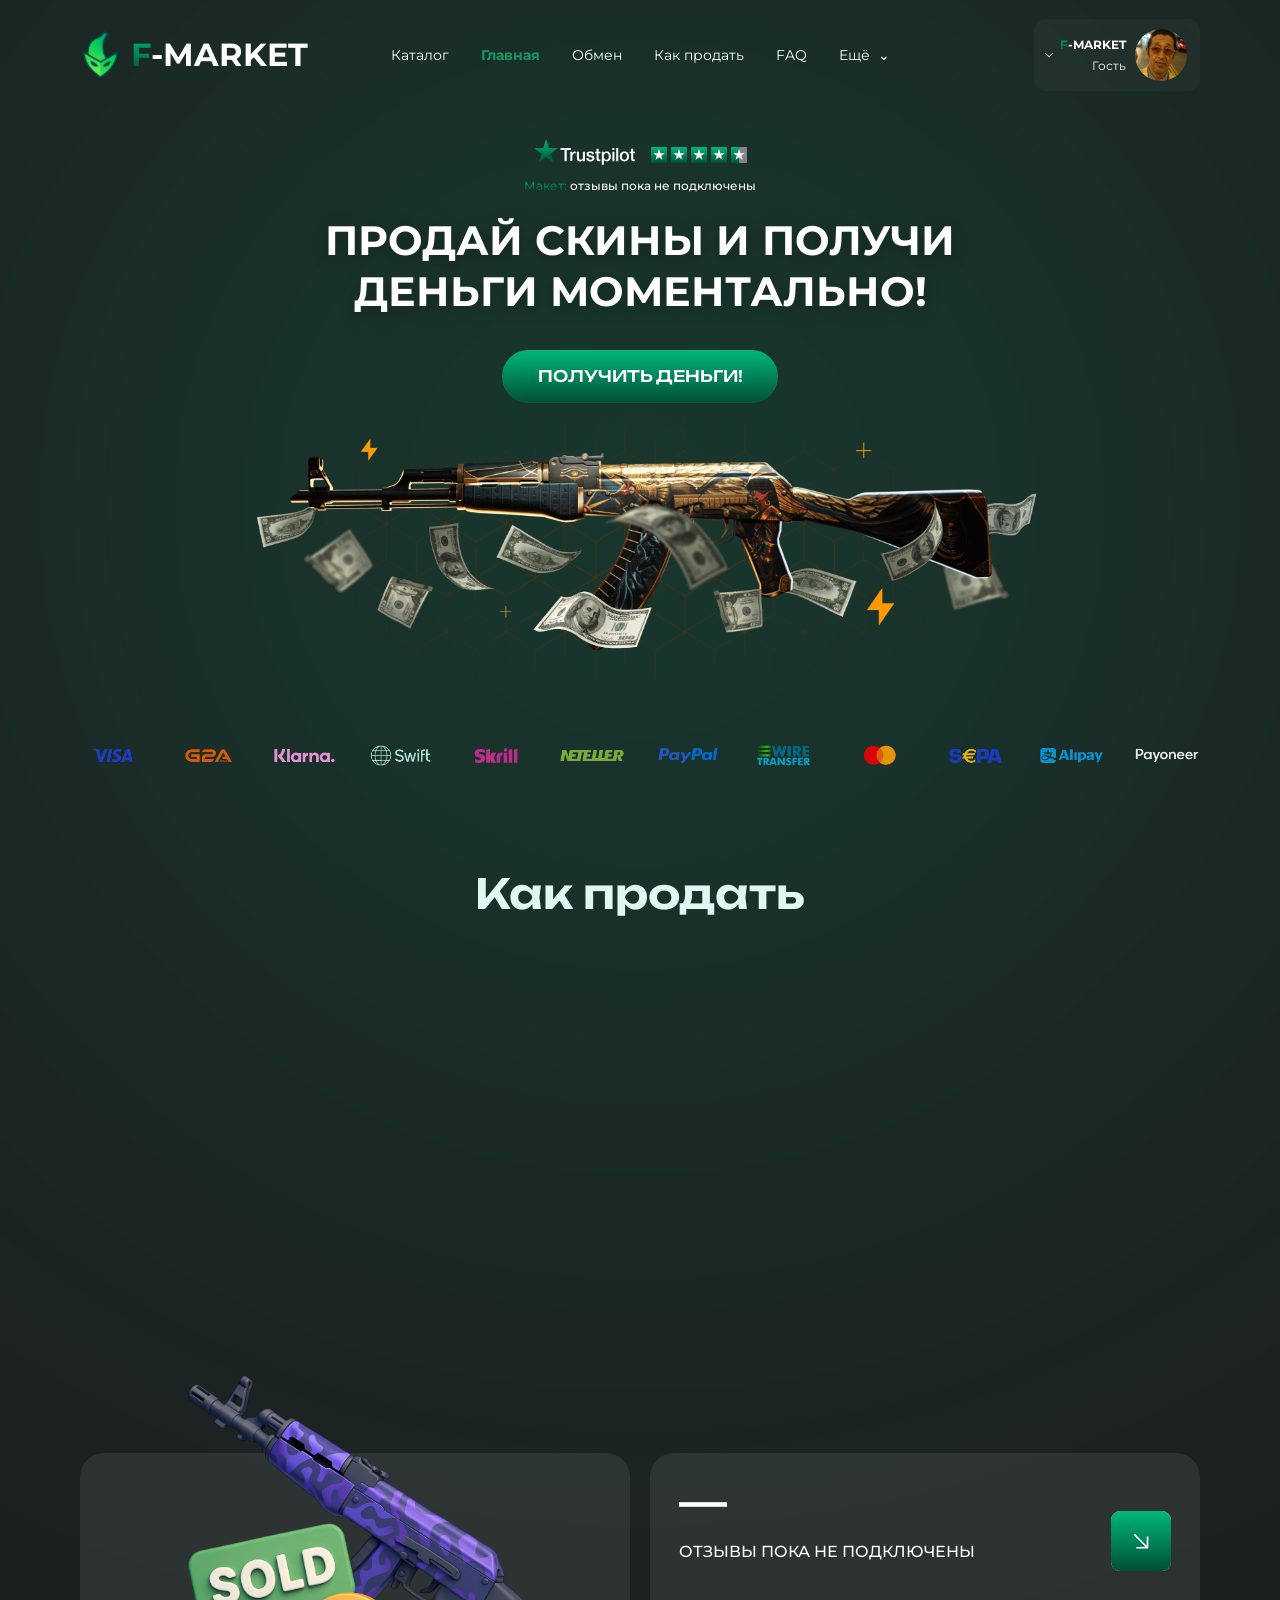
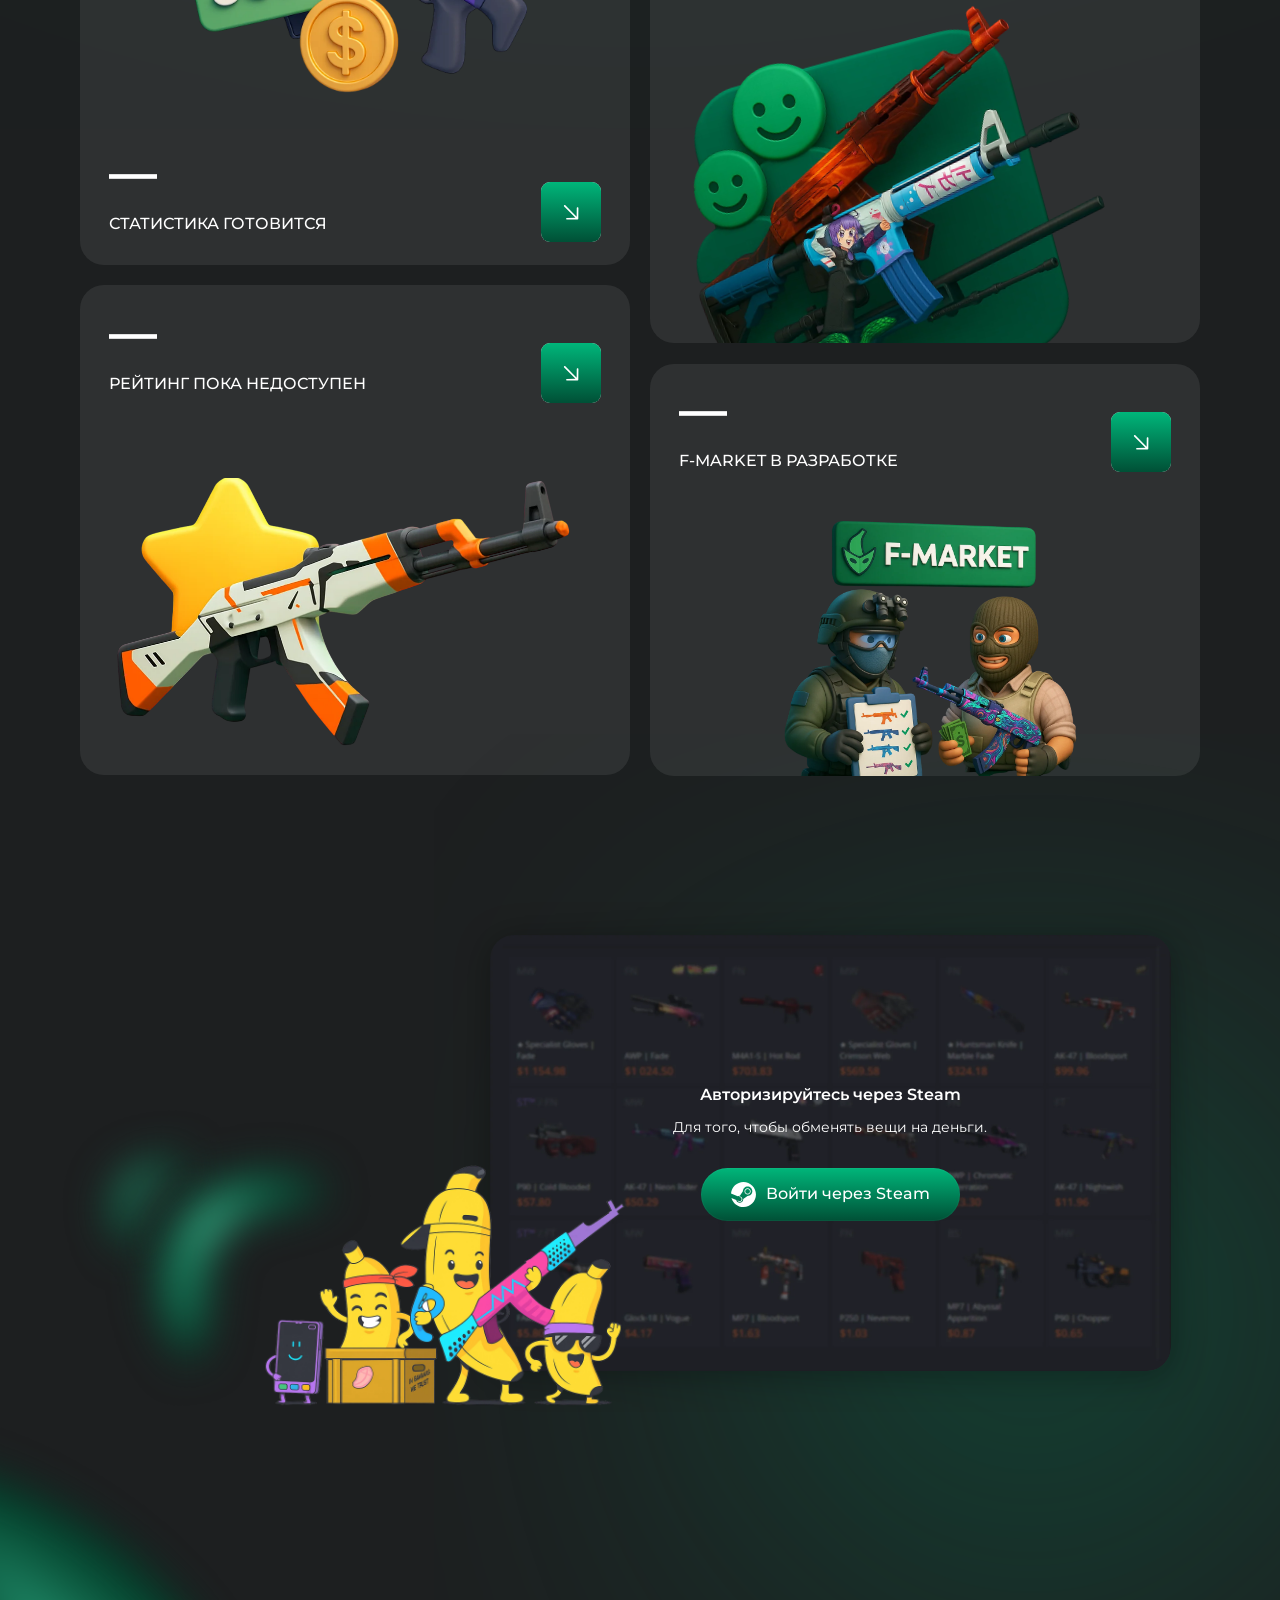
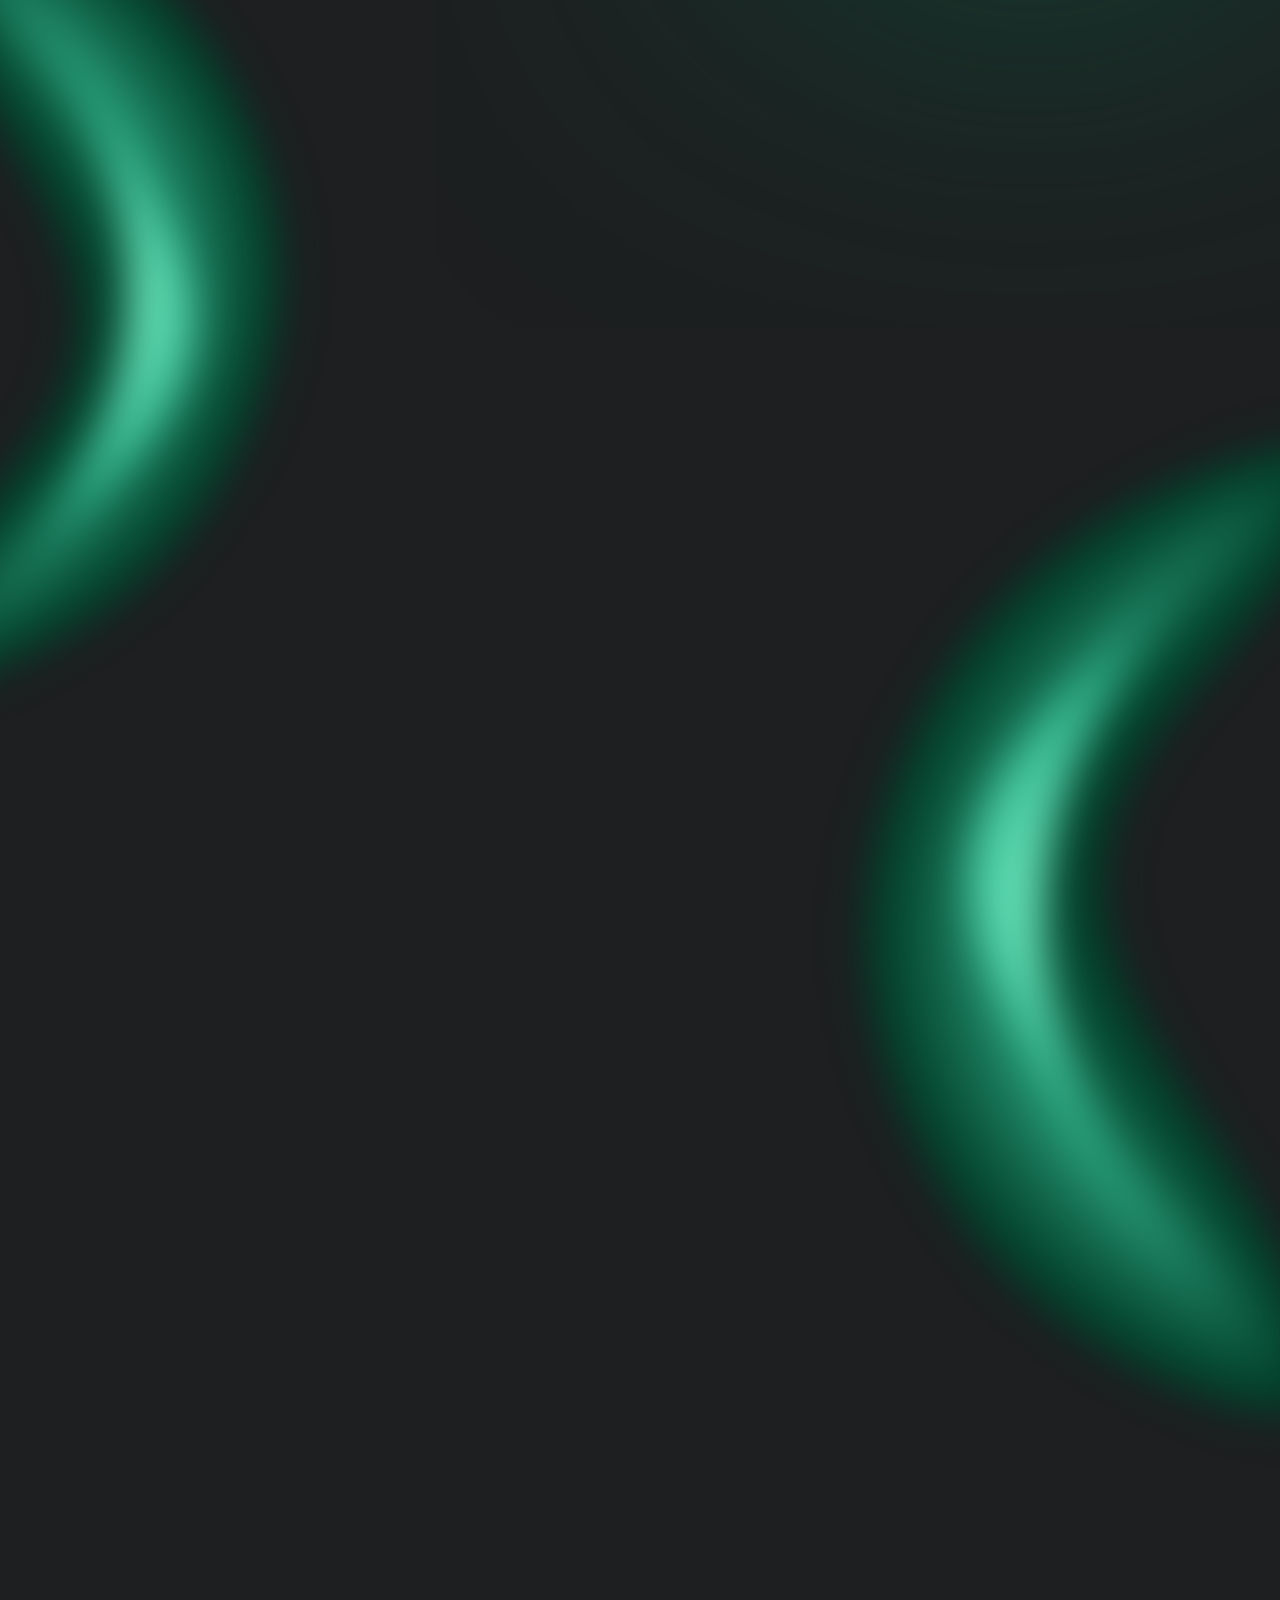
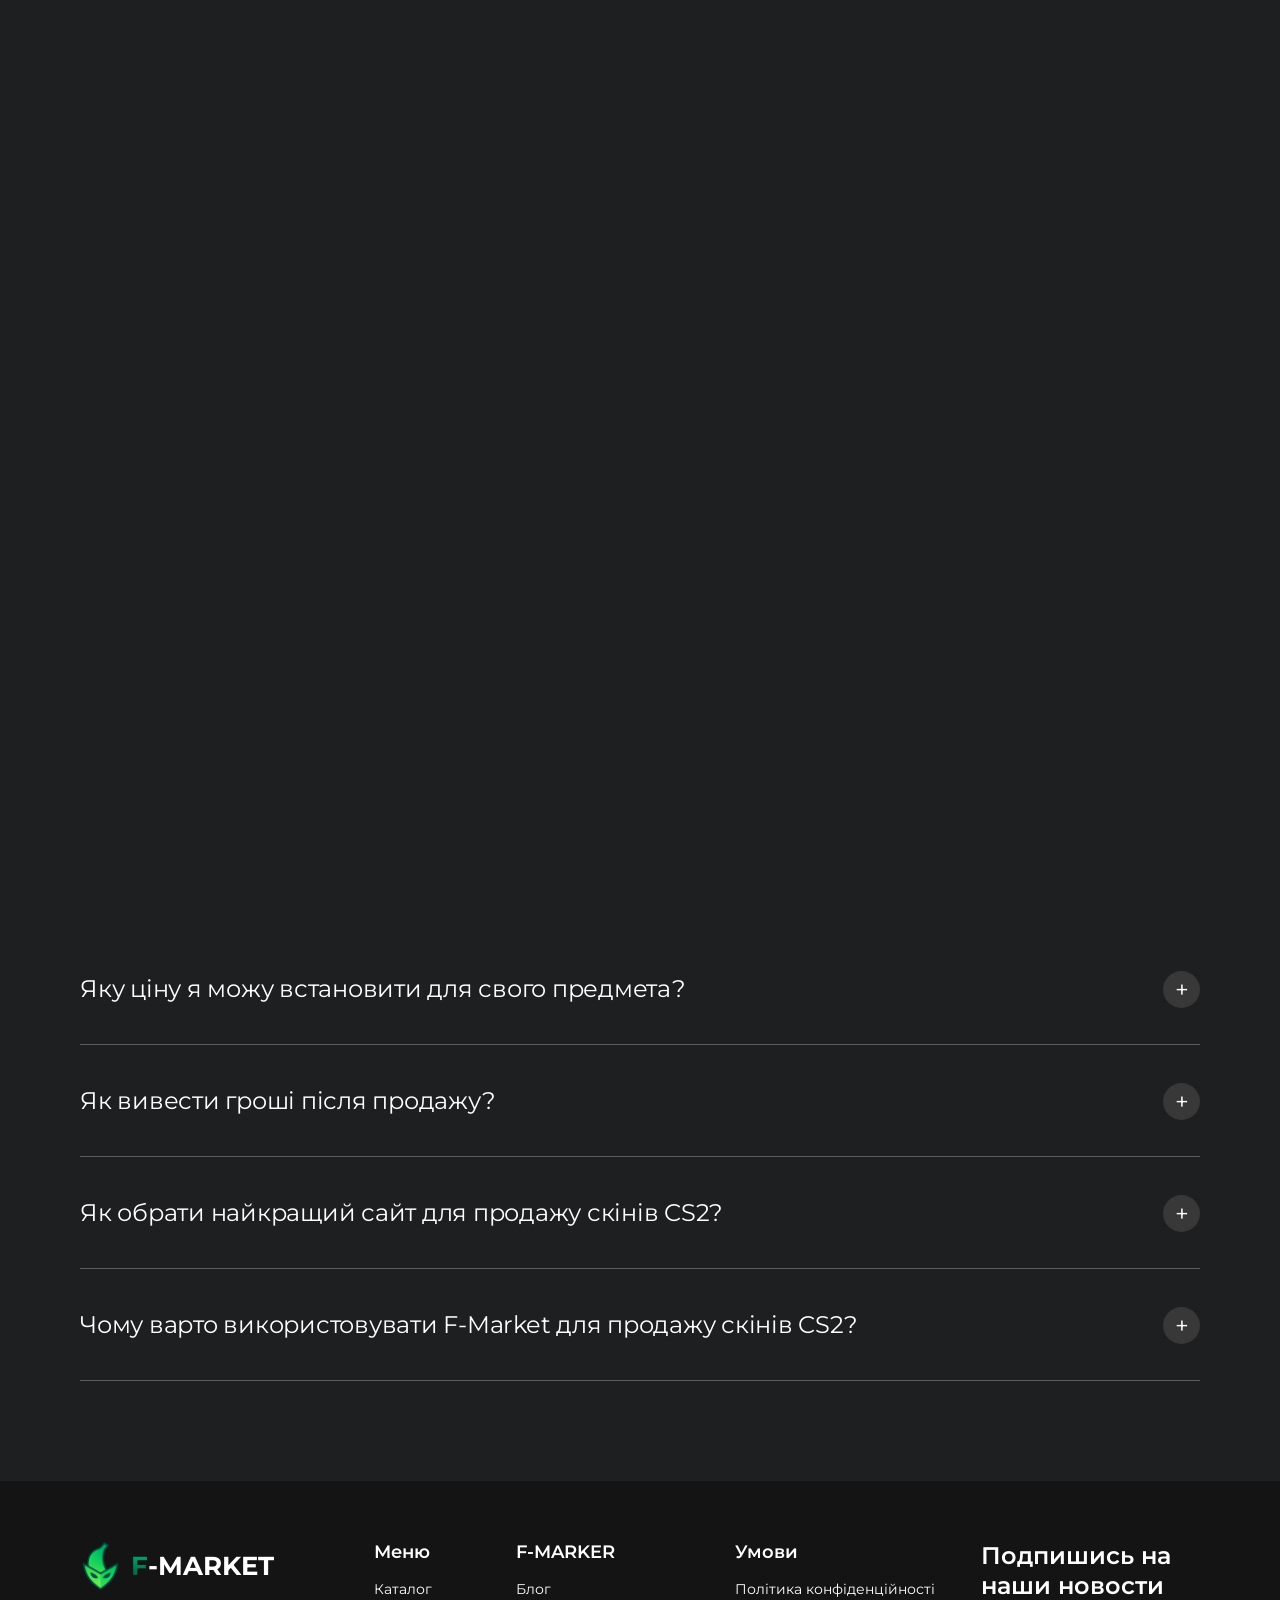
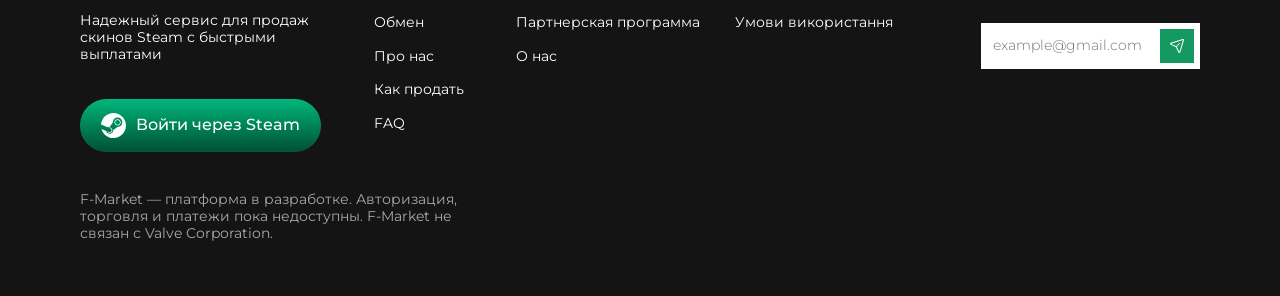
<file: index.html>
<!doctype html>
<html lang="ru">
  <head>
    <meta charset="UTF-8" />
    <meta name="viewport" content="width=device-width, initial-scale=1.0" />
    <meta name="theme-color" content="#1d1f20" />
    <meta
      name="description"
      content="F-Market — продажа игровых скинов. Узнайте, как обменять предметы Steam и получить выплату."
    />
    <title>F-Market — продажа скинов</title>
    <link rel="icon" href="./images/58825.png" />
    <link rel="stylesheet" href="./css/fonts.css" />
    <link rel="stylesheet" href="./css/main.css" />
    <link rel="stylesheet" href="./css/navigation-pages.css">
    <script src="./js/main.js" defer></script>
  </head>
  <body>
    <a class="skip-link" href="#main">Перейти к содержимому</a>
    <div class="wrapper" id="top">
      <header class="header">
        <div class="container header__inner">
          <a class="logo" href="#top" aria-label="F-Market — главная">
            <span class="logo__art">
              <img
                src="./images/58825.webp"
                class=""
                alt=""
                width="1024"
                height="1024"
              />
            </span>
            <span> <span class="green-text">F</span>-MARKET</span>
          </a>
          <nav class="nav" id="navigation" aria-label="Основная навигация">
            <div class="nav__intro"><span class="nav__eyebrow">F-MARKET / CS2</span><h2>Твои скины.<br><span>Твои возможности.</span></h2><p>Всё о продаже — в одном месте.</p></div>
            <div class="nav__links"><a href="./market.html"><span class="nav__icon" aria-hidden="true">◈</span><span>Каталог<small>Найди свой следующий скин</small></span><span class="nav__arrow" aria-hidden="true">↗</span></a><a class="nav__active" aria-current="page" href="./index.html"><span class="nav__icon" aria-hidden="true">⌂</span><span>Главная<small>Знакомство с F-Market</small></span><span class="nav__arrow" aria-hidden="true">↗</span></a><a href="./change-page.html"><span class="nav__icon" aria-hidden="true">⇄</span><span>Обмен<small>Выбор предметов и расчёт</small></span><span class="nav__arrow" aria-hidden="true">↗</span></a><a href="./index.html#how"><span class="nav__icon" aria-hidden="true">≋</span><span>Как продать<small>Четыре простых шага</small></span><span class="nav__arrow" aria-hidden="true">↗</span></a><a href="#faq"><span class="nav__icon" aria-hidden="true">?</span><span>FAQ<small>Вопросы и ответы</small></span><span class="nav__arrow" aria-hidden="true">↗</span></a><details class="nav__future"><summary>Ещё <span aria-hidden="true">⌄</span></summary><div class="nav__future-list"><button type="button" data-info="Инвентарь" data-planned-route="inventory.html"><span>Инвентарь</span><small>Скоро</small></button><button type="button" data-info="Профиль" data-planned-route="profile.html"><span>Профиль</span><small>Скоро</small></button><button type="button" data-info="Баланс" data-planned-route="wallet.html"><span>Баланс</span><small>Скоро</small></button><button type="button" data-info="История сделок" data-planned-route="orders.html"><span>История сделок</span><small>Скоро</small></button><button type="button" data-info="Поддержка" data-planned-route="support.html"><span>Поддержка</span><small>Скоро</small></button></div></details></div>
            <div class="nav__bottom"><button class="button" data-auth><img src="./images/f2a6f.svg" width="24" height="24" alt="">Войти через Steam <span aria-hidden="true">↗</span></button><p>Подключение Steam пока недоступно</p></div>
          </nav>
          <div class="nav-backdrop" aria-hidden="true"></div>
          <div class="header__actions">
            <div class="profile">
              <button
                class="profile__button"
                aria-expanded="false"
                aria-controls="profile-menu"
              >
                <img src="./images/b1a36.svg" class="profile__chevron" alt="" />
                <span class="profile__text">
                  <strong> <span class="green-text">F</span>-MARKET</strong>
                  <span>Гость</span>
                </span>
                <img
                  src="./images/27f30.webp"
                  class="profile__avatar"
                  alt="Аватар профиля"
                  width="52"
                  height="52"
                />
              </button>
              <div class="profile__menu" id="profile-menu" hidden>
                <p>Вы ещё не вошли в аккаунт</p>
                <button data-auth>Войти через Steam</button>
              </div>
            </div>
            <button
              class="menu-toggle"
              aria-expanded="false"
              aria-controls="navigation"
              aria-label="Открыть меню"
            >
              <span> </span>
              <span> </span>
            </button>
          </div>
        </div>
      </header>
      <main id="main">
        <section class="hero" id="sell" aria-labelledby="hero-title">
          <div class="hero__glow" aria-hidden="true">
            <img src="./images/7b8ba.svg" class="" alt="" />
          </div>
          <div class="container hero__inner">
            <div class="hero__copy">
              <div class="trust">
                <img src="./images/41ec1.svg" class="" alt="Trustpilot" />
                <p>
                  <span class="green-text">Макет:</span> отзывы пока не подключены
                </p>
              </div>
              <h1 id="hero-title">
                ПРОДАЙ СКИНЫ И ПОЛУЧИ<br />
                ДЕНЬГИ МОМЕНТАЛЬНО!
              </h1>
              <button class="button button--pill hero__cta" data-auth>
                ПОЛУЧИТЬ ДЕНЬГИ!
              </button>
            </div>
            <img
              src="./images/fff07.webp"
              class="hero__art"
              alt="Скин AK-47 и денежные купюры"
              width="1153"
              height="382"
              fetchpriority="high"
            />
            <div class="payments" aria-label="Платёжные системы">
              <img
                src="./images/b2bc0.webp"
                class=""
                alt=""
                width="98"
                height="38"
              />
              <img
                src="./images/6af7e.webp"
                class=""
                alt=""
                width="98"
                height="38"
              />
              <img
                src="./images/81dca.webp"
                class=""
                alt=""
                width="98"
                height="38"
              />
              <img
                src="./images/8d662.webp"
                class=""
                alt=""
                width="98"
                height="38"
              />
              <img
                src="./images/5012a.webp"
                class=""
                alt=""
                width="98"
                height="38"
              />
              <img
                src="./images/6a6a5.webp"
                class=""
                alt=""
                width="98"
                height="38"
              />
              <img
                src="./images/85631.webp"
                class=""
                alt=""
                width="98"
                height="38"
              />
              <img
                src="./images/29c9d.webp"
                class=""
                alt=""
                width="98"
                height="38"
              />
              <img
                src="./images/b1600.webp"
                class=""
                alt=""
                width="98"
                height="38"
              />
              <img
                src="./images/481b4.webp"
                class=""
                alt=""
                width="98"
                height="38"
              />
              <img
                src="./images/e748c.webp"
                class=""
                alt=""
                width="98"
                height="38"
              />
              <img
                src="./images/f6c88.webp"
                class=""
                alt=""
                width="98"
                height="38"
              />
            </div>
          </div>
        </section>
        <section class="how container" id="how" aria-labelledby="how-title">
          <h2 class="section-title reveal" id="how-title">Как продать</h2>
          <ol class="steps">
            <li class="step reveal">
              <span class="step__number">1</span>
              <div class="step__visual">
                <div class="step__crop step__crop--1">
                  <img
                    src="./images/3f33e.webp"
                    class=""
                    alt=""
                    loading="lazy"
                    width="1536"
                    height="1024"
                  />
                </div>
              </div>
              <h3>Подключи свой Steam-аккаунт</h3>
              <p>
                Авторизуйся через Steam, чтобы начать обмен скинов мгновенно и
                безопасно.
              </p>
            </li>
            <li class="step reveal">
              <span class="step__number">2</span>
              <div class="step__visual">
                <div class="step__crop step__crop--2">
                  <img
                    src="./images/87090.webp"
                    class=""
                    alt=""
                    loading="lazy"
                    width="1536"
                    height="1024"
                  />
                </div>
              </div>
              <h3>Выбери скины для продажи</h3>
              <p>
                Отметь предметы, которые хочешь обменять — система сразу
                рассчитает их реальную стоимость.
              </p>
            </li>
            <li class="step reveal">
              <span class="step__number">3</span>
              <div class="step__visual">
                <div class="step__crop step__crop--3">
                  <img
                    src="./images/a4674.webp"
                    class=""
                    alt=""
                    loading="lazy"
                    width="1536"
                    height="1024"
                  />
                </div>
              </div>
              <h3>Подтверди обмен в Steam</h3>
              <p>
                Получи уведомление о трейде и подтверди сделку прямо в своём
                инвентаре.
              </p>
            </li>
            <li class="step reveal">
              <span class="step__number">4</span>
              <div class="step__visual">
                <div class="step__crop step__crop--4">
                  <img
                    src="./images/32952.webp"
                    class=""
                    alt=""
                    loading="lazy"
                    width="1024"
                    height="1536"
                  />
                </div>
              </div>
              <h3>Получи деньги за скины</h3>
              <p>
                Деньги моментально поступают на баланс — быстро, честно и без
                скрытых комиссий.
              </p>
            </li>
          </ol>
        </section>
        <section
          class="stats container"
          id="about"
          aria-label="F-Market в цифрах"
        >
          <div class="stats__column">
            <article class="stat stat--sold reveal">
              <div class="stat__sold-image">
                <img
                  src="./images/e96b6.webp"
                  class=""
                  alt="Проданные скины"
                  loading="lazy"
                  width="1024"
                  height="1024"
                />
              </div>
              <div class="stat__copy">
                <p class="stat__value">—</p>
                <h2>СТАТИСТИКА ГОТОВИТСЯ</h2>
              </div>
              <a class="stat__arrow" href="#how" aria-label="Как продать скины">
                <img src="./images/99f70.svg" class="" alt="" />
              </a>
            </article>
            <article class="stat stat--rating reveal">
              <div class="stat__copy">
                <p class="stat__value">—</p>
                <h2>РЕЙТИНГ ПОКА НЕДОСТУПЕН</h2>
              </div>
              <a
                class="stat__arrow"
                href="#faq"
                aria-label="Подробнее о сервисе"
              >
                <img src="./images/c387a.svg" class="" alt="" />
              </a>
              <div class="stat__rating-image">
                <img
                  src="./images/f712e.webp"
                  class=""
                  alt="Скин оружия со звездой"
                  loading="lazy"
                  width="1024"
                  height="1024"
                />
              </div>
            </article>
          </div>
          <div class="stats__column">
            <article class="stat stat--reviews reveal">
              <div class="stat__copy">
                <p class="stat__value">—</p>
                <h2>ОТЗЫВЫ ПОКА НЕ ПОДКЛЮЧЕНЫ</h2>
              </div>
              <a class="stat__arrow" href="#faq" aria-label="Вопросы о сервисе">
                <img src="./images/99f70.svg" class="" alt="" />
              </a>
              <div class="stat__reviews-image">
                <div>
                  <img
                    src="./images/68822.webp"
                    class=""
                    alt="Игровые скины и отзывы"
                    loading="lazy"
                    width="1024"
                    height="1024"
                  />
                </div>
              </div>
            </article>
            <article class="stat stat--years reveal">
              <div class="stat__copy">
                <p class="stat__value">—</p>
                <h2>F-MARKET В РАЗРАБОТКЕ</h2>
              </div>
              <a
                class="stat__arrow"
                href="#register"
                aria-label="Присоединиться к F-Market"
              >
                <img src="./images/99f70.svg" class="" alt="" />
              </a>
              <img
                src="./images/843a5.webp"
                class="stat__years-image"
                alt="Персонажи F-Market"
                loading="lazy"
                width="1024"
                height="1024"
              />
            </article>
          </div>
        </section>
        <section
          class="showcase container reveal"
          aria-label="Начните продажу скинов"
        >
          <div class="showcase__glow" aria-hidden="true">
            <img src="./images/8e117.svg" class="" alt="" />
          </div>
          <div class="showcase__screen">
            <div class="showcase__screen-image">
              <img
                src="./images/f9cd5.webp"
                class=""
                alt="Предпросмотр инвентаря скинов"
                loading="lazy"
                width="3840"
                height="2842"
              />
            </div>
            <div class="showcase__login">
              <h2>Авторизируйтесь через Steam</h2>
              <p>Для того, чтобы обменять вещи на деньги.</p>
              <button class="button button--pill" data-auth>
                <img src="./images/f2a6f.svg" class="steam-icon" alt="" />
                <span>Войти через Steam</span>
              </button>
            </div>
          </div>
          <img
            src="./images/f5cbd.webp"
            class="showcase__ring showcase__ring--one"
            alt=""
            loading="lazy"
            width="1310"
            height="1310"
          />
          <img
            src="./images/f5cbd.webp"
            class="showcase__ring showcase__ring--two"
            alt=""
            loading="lazy"
            width="1310"
            height="1310"
          />
          <img
            src="./images/2981e.webp"
            class="showcase__characters"
            alt="Игровые персонажи со скинами"
            loading="lazy"
            width="1536"
            height="1024"
          />
        </section>
        <div class="features">
          <div aria-hidden="true">
            <img
              src="./images/f5cbd.webp"
              class="features__ring features__ring--left"
              alt=""
              loading="lazy"
              width="1310"
              height="1310"
            />
            <img
              src="./images/f5cbd.webp"
              class="features__ring features__ring--right"
              alt=""
              loading="lazy"
              width="1310"
              height="1310"
            />
          </div>
          <div class="container features__inner">
            <section class="feature feature--right reveal">
              <div class="feature__copy">
                <h2>Мгновенная продажа, мгновенный вывод средств</h2>
                <p>
                  Мгновенно монетизируйте свои скины с помощью различных
                  платежных систем по всему миру, круглосуточной поддержки и
                  безопасной обработки платежей.
                </p>
                <button class="button button--square" data-auth>
                  Продать скины!
                </button>
              </div>
              <div class="feature__visual feature__visual--cash">
                <img
                  src="./images/ea211.webp"
                  class=""
                  alt="Обмен скинов на деньги"
                  loading="lazy"
                  width="1024"
                  height="1024"
                />
              </div>
            </section>
            <section class="feature feature--left reveal">
              <div class="feature__visual feature__visual--fees">
                <img
                  src="./images/6413f.webp"
                  class=""
                  alt="Скины с низкой комиссией"
                  loading="lazy"
                  width="1024"
                  height="1024"
                />
              </div>
              <div class="feature__copy">
                <h2>Самые низкие комиссии на рынке</h2>
                <p>
                  F-Market предлагает одну из самых низких комиссий на рынке.
                  Получите максимум от своих предметов.
                </p>
                <button class="button button--square" data-auth>
                  Продать скины!
                </button>
              </div>
            </section>
            <section class="feature feature--right reveal">
              <div class="feature__copy">
                <h2>Лучшие цены на ваши скины</h2>
                <p>
                  Хватит задаваться вопросом, как продать предметы CS2. Пришло
                  время познакомиться с F-Market и присоединиться к самой удобной
                  и надежной платформе для продажи CS2 предметов.
                </p>
                <button class="button button--square" data-auth>
                  Продать скины!
                </button>
              </div>
              <div class="feature__visual feature__visual--prices">
                <img
                  src="./images/38881.webp"
                  class=""
                  alt="Игровой нож и деньги"
                  loading="lazy"
                  width="1024"
                  height="1024"
                />
              </div>
            </section>
          </div>
        </div>
        <section
          class="register container reveal"
          id="register"
          aria-labelledby="register-title"
        >
          <div class="register__inner">
            <div class="register__texture" aria-hidden="true">
              <img
                src="./images/33442.webp"
                class=""
                alt=""
                width="65536"
                height="4292542531"
              />
            </div>
            <div class="register__copy">
              <h2 id="register-title">
                ПРОЙДИ РЕГИСТРАЦИЮ<br />
                ЧЕРЕЗ STEAM
              </h2>
              <button class="button" data-auth>Авторизоваться</button>
            </div>
            <img
              src="./images/38881.webp"
              class="register__art"
              alt=""
              loading="lazy"
              width="1024"
              height="1024"
            />
          </div>
        </section>
        <section class="faq container" id="faq" aria-labelledby="faq-title">
          <h2 class="section-title reveal" id="faq-title">FAQ</h2>
          <div class="faq__list">
            <details class="faq__item reveal">
              <summary>
                <span lang="uk">Як швидко я зможу продати скін?</span>
                <span class="faq__icon" aria-hidden="true">
                  <img src="./images/d3c8e.svg" class="" alt="" />
                  <span>+</span>
                </span>
                <span class="faq__line" aria-hidden="true">
                  <img src="./images/d8776.svg" alt="" />
                </span>
              </summary>
              <div class="faq__answer" lang="uk">
                <p>
                  Оберіть доступні предмети, перевірте пропозицію та підтвердьте
                  обмін у Steam. Час завершення залежить від доступності
                  предметів і обмежень Steam.
                </p>
              </div>
            </details>
            <details class="faq__item reveal">
              <summary>
                <span lang="uk">Я можу продати будь-який свій скін?</span>
                <span class="faq__icon" aria-hidden="true">
                  <img src="./images/d3c8e.svg" class="" alt="" />
                  <span>+</span>
                </span>
                <span class="faq__line" aria-hidden="true">
                  <img src="./images/d8776.svg" alt="" />
                </span>
              </summary>
              <div class="faq__answer" lang="uk">
                <p>
                  Для продажу доступні предмети, які можна передавати через
                  Steam. Предмети з блокуванням обміну стануть доступними після
                  завершення обмеження.
                </p>
              </div>
            </details>
            <details class="faq__item reveal">
              <summary>
                <span lang="uk">Як мені передати скін покупцю?</span>
                <span class="faq__icon" aria-hidden="true">
                  <img src="./images/d3c8e.svg" class="" alt="" />
                  <span>+</span>
                </span>
                <span class="faq__line" aria-hidden="true">
                  <img src="./images/d8776.svg" alt="" />
                </span>
              </summary>
              <div class="faq__answer" lang="uk">
                <p>
                  Після вибору предметів ви отримаєте пропозицію обміну. Уважно
                  перевірте її в Steam і підтвердьте передачу у своєму акаунті.
                </p>
              </div>
            </details>
            <details class="faq__item reveal">
              <summary>
                <span lang="uk"
                  >Як мені перевірити, чи виставлений предмет на продаж?</span
                >
                <span class="faq__icon" aria-hidden="true">
                  <img src="./images/d3c8e.svg" class="" alt="" />
                  <span>+</span>
                </span>
                <span class="faq__line" aria-hidden="true">
                  <img src="./images/d8776.svg" alt="" />
                </span>
              </summary>
              <div class="faq__answer" lang="uk">
                <p>
                  Статус предметів і операцій можна перевірити у своєму
                  особистому кабінеті після авторизації.
                </p>
              </div>
            </details>
            <details class="faq__item reveal">
              <summary>
                <span lang="uk"
                  >Як швидко нараховуються кошти на баланс після продажу?</span
                >
                <span class="faq__icon" aria-hidden="true">
                  <img src="./images/d3c8e.svg" class="" alt="" />
                  <span>+</span>
                </span>
                <span class="faq__line" aria-hidden="true">
                  <img src="./images/d8776.svg" alt="" />
                </span>
              </summary>
              <div class="faq__answer" lang="uk">
                <p>
                  Термін зарахування залежить від статусу обміну та обмежень
                  Steam. Перевірте умови й очікувану дату перед підтвердженням
                  операції.
                </p>
              </div>
            </details>
            <details class="faq__item reveal">
              <summary>
                <span lang="uk"
                  >Яку ціну я можу встановити для свого предмета?</span
                >
                <span class="faq__icon" aria-hidden="true">
                  <img src="./images/d3c8e.svg" class="" alt="" />
                  <span>+</span>
                </span>
                <span class="faq__line" aria-hidden="true">
                  <img src="./images/d8776.svg" alt="" />
                </span>
              </summary>
              <div class="faq__answer" lang="uk">
                <p>
                  Перед підтвердженням продажу ви побачите актуальну оцінку
                  предмета та підсумкову суму пропозиції.
                </p>
              </div>
            </details>
            <details class="faq__item reveal">
              <summary>
                <span lang="uk">Як вивести гроші після продажу?</span>
                <span class="faq__icon" aria-hidden="true">
                  <img src="./images/d3c8e.svg" class="" alt="" />
                  <span>+</span>
                </span>
                <span class="faq__line" aria-hidden="true">
                  <img src="./images/d8776.svg" alt="" />
                </span>
              </summary>
              <div class="faq__answer" lang="uk">
                <p>
                  Оберіть доступний платіжний метод, заповніть реквізити й
                  перевірте підсумкову суму перед підтвердженням виплати.
                </p>
              </div>
            </details>
            <details class="faq__item reveal">
              <summary>
                <span lang="uk"
                  >Як обрати найкращий сайт для продажу скінів CS2?</span
                >
                <span class="faq__icon" aria-hidden="true">
                  <img src="./images/d3c8e.svg" class="" alt="" />
                  <span>+</span>
                </span>
                <span class="faq__line" aria-hidden="true">
                  <img src="./images/d8776.svg" alt="" />
                </span>
              </summary>
              <div class="faq__answer" lang="uk">
                <p>
                  Порівнюйте прозорість умов, доступні методи виплат, комісії,
                  підтримку та відгуки користувачів.
                </p>
              </div>
            </details>
            <details class="faq__item reveal">
              <summary>
                <span lang="uk"
                  >Чому варто використовувати F-Market для продажу скінів
                  CS2?</span
                >
                <span class="faq__icon" aria-hidden="true">
                  <img src="./images/d3c8e.svg" class="" alt="" />
                  <span>+</span>
                </span>
                <span class="faq__line" aria-hidden="true">
                  <img src="./images/d8776.svg" alt="" />
                </span>
              </summary>
              <div class="faq__answer" lang="uk">
                <p>
                  Порівняйте пропозиції сервісів, умови обміну й підсумкову суму
                  виплати, щоб обрати відповідний для себе варіант.
                </p>
              </div>
            </details>
          </div>
        </section>
      </main>
      <footer class="footer">
        <div class="container">
          <div class="footer__grid">
            <div class="footer__brand">
              <a class="logo" href="#top" aria-label="F-Market — главная">
                <span class="logo__art">
                  <img
                    src="./images/58825.webp"
                    class=""
                    alt=""
                    width="1024"
                    height="1024"
                  />
                </span>
                <span> <span class="green-text">F</span>-MARKET</span>
              </a>
              <p>
                Надежный сервис для продаж скинов Steam с быстрыми выплатами
              </p>
              <button class="button button--pill" data-auth>
                <img src="./images/f2a6f.svg" class="steam-icon" alt="" />
                <span>Войти через Steam</span>
              </button>
            </div>
            <div class="footer__links">
              <h2>Меню</h2>
              <a href="./market.html">Каталог</a>
              <a href="./change-page.html">Обмен</a>
              <a href="#about">Про нас</a>
              <a href="#how">Как продать</a>
              <a href="#faq">FAQ</a>
            </div>
            <div class="footer__links">
              <h2>F-MARKER</h2>
              <button data-info="Блог">Блог</button>
              <button data-info="Партнерская программа">
                Партнерская программа
              </button>
              <a href="#about">О нас</a>
            </div>
            <div class="footer__links">
              <h2>Умови</h2>
              <button data-info="Політика конфіденційності" lang="uk">
                Політика конфіденційності
              </button>
              <button data-info="Умови використання" lang="uk">
                Умови використання
              </button>
            </div>
            <div class="newsletter">
              <h2>Подпишись на наши новости</h2>
              <form class="newsletter__form">
                <label class="sr-only" for="newsletter-email">Ваш email</label>
                <input
                  id="newsletter-email"
                  type="email"
                  name="email"
                  placeholder="example@gmail.com"
                  autocomplete="email"
                  required
                />
                <button aria-label="Подписаться">
                  <img src="./images/929ec.svg" class="" alt="" />
                </button>
              </form>
              <p class="newsletter__status" role="status"></p>
            </div>
          </div>
          <p class="footer__legal">
            F-Market — платформа в разработке. Авторизация, торговля и платежи пока недоступны. F-Market не связан с Valve Corporation.
          </p>
        </div>
      </footer>
    </div>
    <dialog class="dialog" id="info-dialog" aria-labelledby="dialog-title">
      <button class="dialog__close" aria-label="Закрыть">×</button>
      <h2 id="dialog-title"></h2>
      <p id="dialog-description"></p>
      <button class="button dialog__ok">Понятно</button>
    </dialog>
  </body>
</html>
</file>
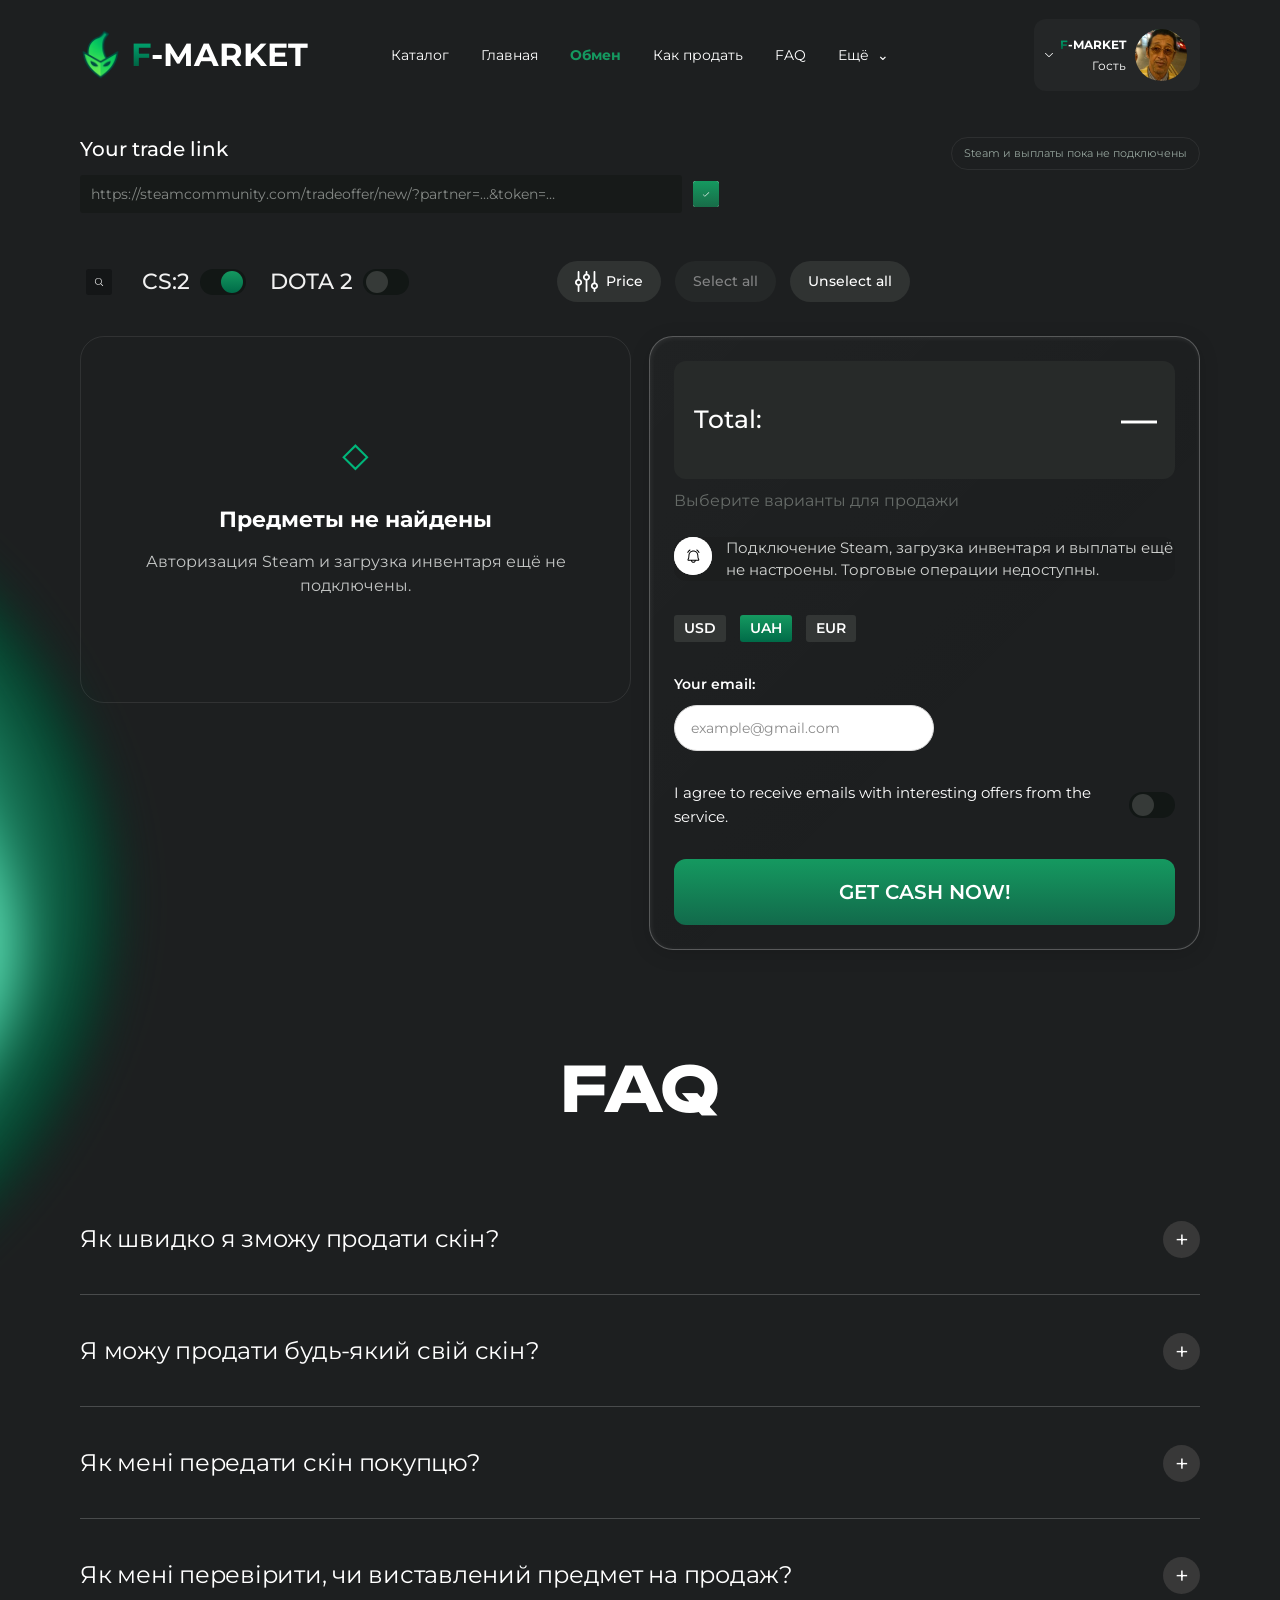
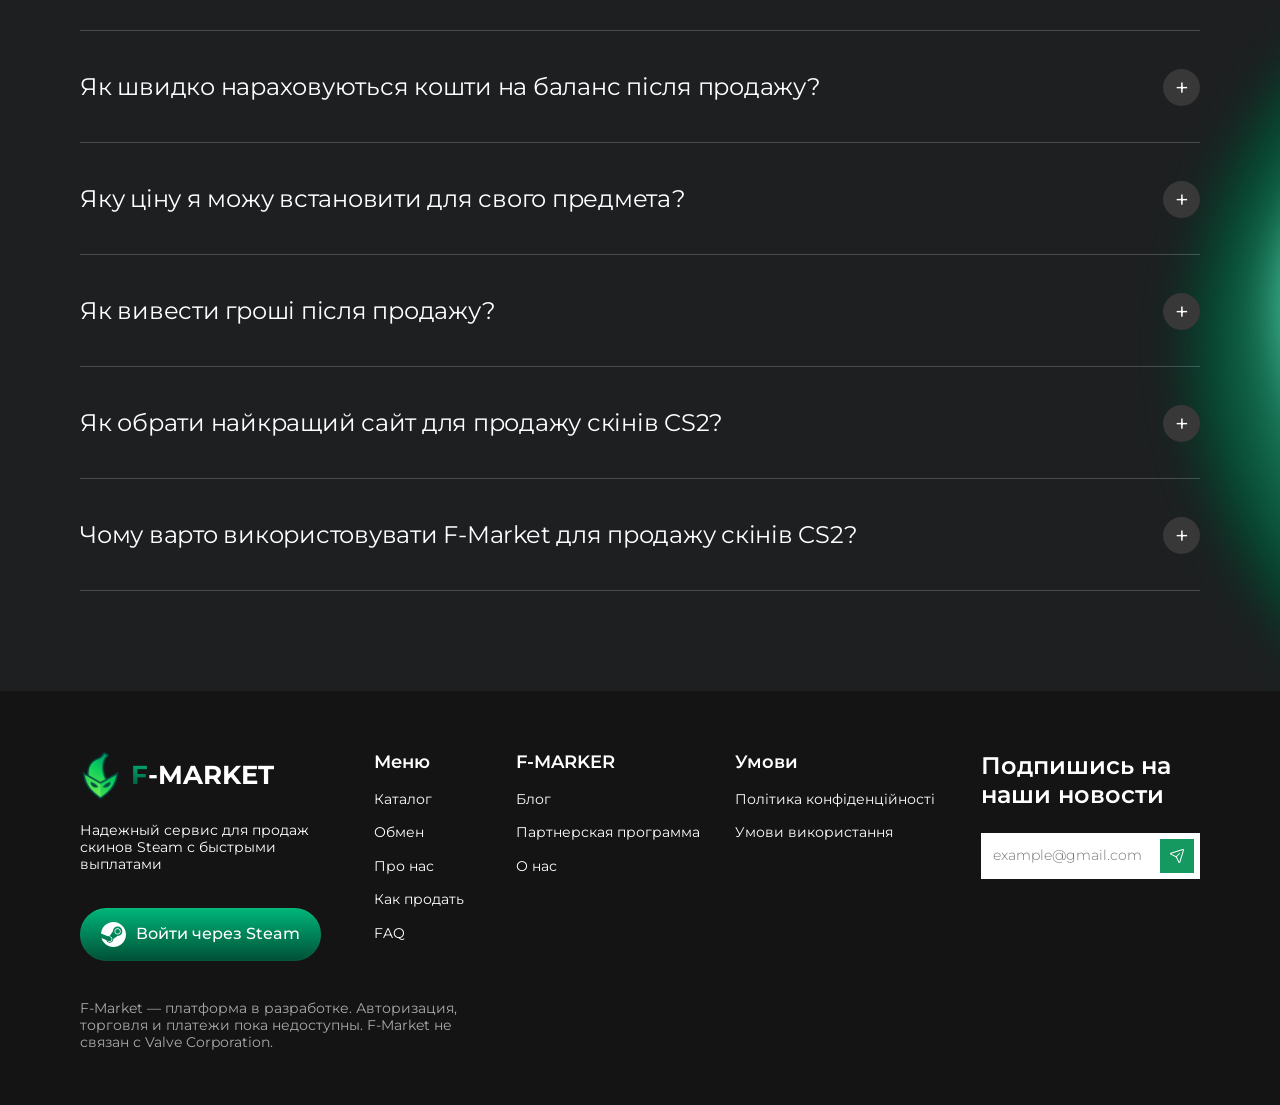
<file: change-page.html>
<!doctype html>
<html lang="ru">
  <head>
    <meta charset="UTF-8" />
    <meta name="viewport" content="width=device-width, initial-scale=1.0" />
    <meta name="theme-color" content="#1d1f20" />
    <meta
      name="description"
      content="F-Market — продажа игровых скинов. Узнайте, как обменять предметы Steam и получить выплату."
    />
    <title>F-Market — обмен скинов</title>
    <link rel="icon" href="./images/58825.png" />
    <link rel="stylesheet" href="./css/fonts.css" />
    <link rel="stylesheet" href="./css/main.css" />
    <link rel="stylesheet" href="./css/navigation-pages.css">
    <link rel="stylesheet" href="./css/change-page.css">
    <script src="./js/main.js" defer></script>
    <script src="./js/change-preview.js" defer></script>
    <script src="./js/change-page.js" defer></script>
  </head>
  <body class="exchange-page" data-menu-breakpoint="440">
    <a class="skip-link" href="#main">Перейти к содержимому</a>
    <div class="wrapper" id="top">
      <header class="header">
        <div class="container header__inner">
          <a class="logo" href="./index.html" aria-label="F-Market — главная">
            <span class="logo__art">
              <img
                src="./images/58825.webp"
                class=""
                alt=""
                width="1024"
                height="1024"
              />
            </span>
            <span> <span class="green-text">F</span>-MARKET</span>
          </a>
          <nav class="nav" id="navigation" aria-label="Основная навигация">
            <div class="nav__intro"><span class="nav__eyebrow">F-MARKET / CS2</span><h2>Твои скины.<br><span>Твои возможности.</span></h2><p>Всё о продаже — в одном месте.</p></div>
            <div class="nav__links"><a href="./market.html"><span class="nav__icon" aria-hidden="true">◈</span><span>Каталог<small>Найди свой следующий скин</small></span><span class="nav__arrow" aria-hidden="true">↗</span></a><a href="./index.html"><span class="nav__icon" aria-hidden="true">⌂</span><span>Главная<small>Знакомство с F-Market</small></span><span class="nav__arrow" aria-hidden="true">↗</span></a><a class="nav__active" aria-current="page" href="./change-page.html"><span class="nav__icon" aria-hidden="true">⇄</span><span>Обмен<small>Выбор предметов и расчёт</small></span><span class="nav__arrow" aria-hidden="true">↗</span></a><a href="./index.html#how"><span class="nav__icon" aria-hidden="true">≋</span><span>Как продать<small>Четыре простых шага</small></span><span class="nav__arrow" aria-hidden="true">↗</span></a><a href="#faq"><span class="nav__icon" aria-hidden="true">?</span><span>FAQ<small>Вопросы и ответы</small></span><span class="nav__arrow" aria-hidden="true">↗</span></a><details class="nav__future"><summary>Ещё <span aria-hidden="true">⌄</span></summary><div class="nav__future-list"><button type="button" data-info="Инвентарь" data-planned-route="inventory.html"><span>Инвентарь</span><small>Скоро</small></button><button type="button" data-info="Профиль" data-planned-route="profile.html"><span>Профиль</span><small>Скоро</small></button><button type="button" data-info="Баланс" data-planned-route="wallet.html"><span>Баланс</span><small>Скоро</small></button><button type="button" data-info="История сделок" data-planned-route="orders.html"><span>История сделок</span><small>Скоро</small></button><button type="button" data-info="Поддержка" data-planned-route="support.html"><span>Поддержка</span><small>Скоро</small></button></div></details></div>
            <div class="nav__bottom"><button class="button" data-auth><img src="./images/f2a6f.svg" width="24" height="24" alt="">Войти через Steam <span aria-hidden="true">↗</span></button><p>Подключение Steam пока недоступно</p></div>
          </nav>
          <div class="nav-backdrop" aria-hidden="true"></div>
          <div class="header__actions">
            <div class="profile">
              <button
                class="profile__button"
                aria-expanded="false"
                aria-controls="profile-menu"
              >
                <img src="./images/b1a36.svg" class="profile__chevron" alt="" />
                <span class="profile__text">
                  <strong> <span class="green-text">F</span>-MARKET</strong>
                  <span>Гость</span>
                </span>
                <img
                  src="./images/27f30.webp"
                  class="profile__avatar"
                  alt="Аватар профиля"
                  width="52"
                  height="52"
                />
              </button>
              <div class="profile__menu" id="profile-menu" hidden>
                <p>Вы ещё не вошли в аккаунт</p>
                <button data-auth>Войти через Steam</button>
              </div>
            </div>
            <button
              class="menu-toggle"
              aria-expanded="false"
              aria-controls="navigation"
              aria-label="Открыть меню"
            >
              <span> </span>
              <span> </span>
            </button>
          </div>
        </div>
      </header>
      <main id="main">
        <section class="exchange container" aria-labelledby="exchange-title">
          <h1 class="sr-only" id="exchange-title">Обмен и продажа скинов</h1>
          <div class="exchange__top">
            <form class="trade-link" novalidate>
              <label for="trade-url">Your trade link</label>
              <div class="trade-link__field">
                <input id="trade-url" name="trade-url" type="url" placeholder="https://steamcommunity.com/tradeoffer/new/?partner=…&amp;token=…" autocomplete="off" spellcheck="false" aria-describedby="trade-url-status" required>
                <button type="submit" aria-label="Проверить Trade URL"><img src="./images/exchange/8ba7e.svg" width="37" height="37" alt="" aria-hidden="true"></button>
              </div>
              <p id="trade-url-status" class="field-status" role="status"></p>
            </form>
            <p class="exchange__preview" id="preview-label">Предпросмотр · данные из макета</p>
          </div>
          <div class="exchange__toolbar">
            <div class="exchange__games" role="group" aria-label="Игра">
              <button class="search-toggle" type="button" aria-label="Поиск предметов" aria-controls="inventory-search" aria-expanded="false"><img src="./images/exchange/6e697.svg" width="38" height="38" alt="" aria-hidden="true"></button>
              <button class="game-switch" data-game="cs2" type="button" aria-pressed="true">CS:2 <span class="switch-track" aria-hidden="true"></span></button>
              <button class="game-switch" data-game="dota2" type="button" aria-pressed="false">DOTA 2 <span class="switch-track" aria-hidden="true"></span></button>
            </div>
            <div class="exchange__actions">
              <button class="filter-button" id="sort-price" type="button" aria-label="Цена: по возрастанию"><img src="./images/exchange/4e868.svg" width="23" height="21" alt="" aria-hidden="true"><span>Price</span></button>
              <button class="filter-button" id="select-all" type="button">Select all</button>
              <button class="filter-button" id="unselect-all" type="button">Unselect all</button>
            </div>
          </div>
          <div class="inventory-search" id="inventory-search" hidden>
            <label class="sr-only" for="skin-search">Название предмета</label>
            <input id="skin-search" type="search" placeholder="Поиск по названию скина…" autocomplete="off">
            <span id="search-count" role="status"></span>
          </div>
          <div class="exchange__layout">
            <div class="inventory" aria-label="Инвентарь">
              <div class="inventory__grid" id="inventory-grid"></div>
              <div class="inventory__empty" id="inventory-empty" hidden><span aria-hidden="true">◇</span><h2>Предметы не найдены</h2><p id="inventory-message"></p><button class="button" type="button" id="reset-filters">Сбросить фильтры</button></div>
              <noscript><p class="inventory__noscript">Для выбора предметов включите JavaScript. Обмены пока не подключены.</p></noscript>
            </div>
            <form class="payout" id="payout-form" aria-label="Расчёт выплаты" novalidate>
              <div class="payout__total"><span>Total:</span><output id="total-amount" aria-live="polite">—</output></div>
              <p class="payout__caption">Выберите варианты для продажи</p>
              <div class="payout__notice"><span class="payout__notice-icon" aria-hidden="true"><img src="./images/exchange/99b20.svg" width="38" height="38" alt="" aria-hidden="true"></span><p>Это предпросмотр обмена. Предметы и суммы взяты из макета. Реальные обмены и выплаты пока недоступны.</p></div>
              <fieldset class="payout__methods"><legend class="sr-only">Способ выплаты — варианты из макета</legend><label class="payment-method"><input type="radio" name="payment" value="design-1" aria-label="Вариант из макета 1" ><span class="payment-method__tile"><img src="./images/exchange/dc2da.png" width="100" height="60" alt="Skins Cash — образец из макета"></span></label>
<label class="payment-method"><input type="radio" name="payment" value="design-2" aria-label="Вариант из макета 2" ><span class="payment-method__tile"><img src="./images/exchange/dc2da.png" width="100" height="60" alt="Skins Cash — образец из макета"></span></label>
<label class="payment-method"><input type="radio" name="payment" value="design-3" aria-label="Вариант из макета 3" ><span class="payment-method__tile"><img src="./images/exchange/dc2da.png" width="100" height="60" alt="Skins Cash — образец из макета"></span></label>
<label class="payment-method"><input type="radio" name="payment" value="design-4" aria-label="Вариант из макета 4" ><span class="payment-method__tile"><img src="./images/exchange/dc2da.png" width="100" height="60" alt="Skins Cash — образец из макета"></span></label>
<label class="payment-method"><input type="radio" name="payment" value="design-5" aria-label="Вариант из макета 5" ><span class="payment-method__tile"><img src="./images/exchange/dc2da.png" width="100" height="60" alt="Skins Cash — образец из макета"></span></label>
<label class="payment-method"><input type="radio" name="payment" value="design-6" aria-label="Вариант из макета 6" checked><span class="payment-method__tile"><img src="./images/exchange/dc2da.png" width="100" height="60" alt="Skins Cash — образец из макета"></span></label>
<label class="payment-method"><input type="radio" name="payment" value="design-7" aria-label="Вариант из макета 7" ><span class="payment-method__tile"><img src="./images/exchange/dc2da.png" width="100" height="60" alt="Skins Cash — образец из макета"></span></label>
<label class="payment-method"><input type="radio" name="payment" value="design-8" aria-label="Вариант из макета 8" ><span class="payment-method__tile"><img src="./images/exchange/dc2da.png" width="100" height="60" alt="Skins Cash — образец из макета"></span></label>
<label class="payment-method"><input type="radio" name="payment" value="design-9" aria-label="Вариант из макета 9" ><span class="payment-method__tile"><img src="./images/exchange/dc2da.png" width="100" height="60" alt="Skins Cash — образец из макета"></span></label>
<label class="payment-method"><input type="radio" name="payment" value="design-10" aria-label="Вариант из макета 10" ><span class="payment-method__tile"><img src="./images/exchange/dc2da.png" width="100" height="60" alt="Skins Cash — образец из макета"></span></label>
<label class="payment-method"><input type="radio" name="payment" value="design-11" aria-label="Вариант из макета 11" ><span class="payment-method__tile"><img src="./images/exchange/dc2da.png" width="100" height="60" alt="Skins Cash — образец из макета"></span></label>
<label class="payment-method"><input type="radio" name="payment" value="design-12" aria-label="Вариант из макета 12" ><span class="payment-method__tile"><img src="./images/exchange/dc2da.png" width="100" height="60" alt="Skins Cash — образец из макета"></span></label></fieldset>
              <fieldset class="payout__currency"><legend class="sr-only">Валюта выплаты</legend><label><input type="radio" name="currency" value="USD"><span>USD</span></label><label><input type="radio" name="currency" value="UAH" checked><span>UAH</span></label><label><input type="radio" name="currency" value="EUR"><span>EUR</span></label></fieldset>
              <p class="field-status" id="currency-status" role="status"></p>
              <div class="payout__email"><label for="payout-email">Your email:</label><input id="payout-email" name="email" type="email" autocomplete="email" placeholder="example@gmail.com" required aria-describedby="payout-status"></div>
              <dl class="payout__breakdown"><div><dt>Depositing offer:</dt><dd id="deposit-amount">0₴</dd></div><div><dt>Комиссия в макете (0%)</dt><dd>Тестовый расчёт</dd></div><div><dt>Total payout:</dt><dd><output id="payout-amount">—</output></dd></div></dl>
              <label class="payout__consent"><span>I agree to receive emails with interesting offers from the service.</span><input name="marketing" type="checkbox" role="switch"><span class="switch-track" aria-hidden="true"></span></label>
              <p class="field-status" id="payout-status" role="status"></p>
              <button class="payout__submit" type="submit">GET CASH NOW!</button>
            </form>
          </div>
          <p class="sr-only" id="selection-status" role="status"></p>
          <a class="exchange__mobile-total" href="#payout-form"><span>Выбрано: <b id="mobile-count">0</b></span><span id="mobile-amount">—</span><span aria-hidden="true">↓</span></a>
        </section>

        <section class="faq container" id="faq" aria-labelledby="faq-title">
          <h2 class="section-title reveal" id="faq-title">FAQ</h2>
          <div class="faq__list">
            <details class="faq__item reveal">
              <summary>
                <span lang="uk">Як швидко я зможу продати скін?</span>
                <span class="faq__icon" aria-hidden="true">
                  <img src="./images/d3c8e.svg" class="" alt="" />
                  <span>+</span>
                </span>
                <span class="faq__line" aria-hidden="true">
                  <img src="./images/d8776.svg" alt="" />
                </span>
              </summary>
              <div class="faq__answer" lang="uk">
                <p>
                  Оберіть доступні предмети, перевірте пропозицію та підтвердьте
                  обмін у Steam. Час завершення залежить від доступності
                  предметів і обмежень Steam.
                </p>
              </div>
            </details>
            <details class="faq__item reveal">
              <summary>
                <span lang="uk">Я можу продати будь-який свій скін?</span>
                <span class="faq__icon" aria-hidden="true">
                  <img src="./images/d3c8e.svg" class="" alt="" />
                  <span>+</span>
                </span>
                <span class="faq__line" aria-hidden="true">
                  <img src="./images/d8776.svg" alt="" />
                </span>
              </summary>
              <div class="faq__answer" lang="uk">
                <p>
                  Для продажу доступні предмети, які можна передавати через
                  Steam. Предмети з блокуванням обміну стануть доступними після
                  завершення обмеження.
                </p>
              </div>
            </details>
            <details class="faq__item reveal">
              <summary>
                <span lang="uk">Як мені передати скін покупцю?</span>
                <span class="faq__icon" aria-hidden="true">
                  <img src="./images/d3c8e.svg" class="" alt="" />
                  <span>+</span>
                </span>
                <span class="faq__line" aria-hidden="true">
                  <img src="./images/d8776.svg" alt="" />
                </span>
              </summary>
              <div class="faq__answer" lang="uk">
                <p>
                  Після вибору предметів ви отримаєте пропозицію обміну. Уважно
                  перевірте її в Steam і підтвердьте передачу у своєму акаунті.
                </p>
              </div>
            </details>
            <details class="faq__item reveal">
              <summary>
                <span lang="uk"
                  >Як мені перевірити, чи виставлений предмет на продаж?</span
                >
                <span class="faq__icon" aria-hidden="true">
                  <img src="./images/d3c8e.svg" class="" alt="" />
                  <span>+</span>
                </span>
                <span class="faq__line" aria-hidden="true">
                  <img src="./images/d8776.svg" alt="" />
                </span>
              </summary>
              <div class="faq__answer" lang="uk">
                <p>
                  Статус предметів і операцій можна перевірити у своєму
                  особистому кабінеті після авторизації.
                </p>
              </div>
            </details>
            <details class="faq__item reveal">
              <summary>
                <span lang="uk"
                  >Як швидко нараховуються кошти на баланс після продажу?</span
                >
                <span class="faq__icon" aria-hidden="true">
                  <img src="./images/d3c8e.svg" class="" alt="" />
                  <span>+</span>
                </span>
                <span class="faq__line" aria-hidden="true">
                  <img src="./images/d8776.svg" alt="" />
                </span>
              </summary>
              <div class="faq__answer" lang="uk">
                <p>
                  Термін зарахування залежить від статусу обміну та обмежень
                  Steam. Перевірте умови й очікувану дату перед підтвердженням
                  операції.
                </p>
              </div>
            </details>
            <details class="faq__item reveal">
              <summary>
                <span lang="uk"
                  >Яку ціну я можу встановити для свого предмета?</span
                >
                <span class="faq__icon" aria-hidden="true">
                  <img src="./images/d3c8e.svg" class="" alt="" />
                  <span>+</span>
                </span>
                <span class="faq__line" aria-hidden="true">
                  <img src="./images/d8776.svg" alt="" />
                </span>
              </summary>
              <div class="faq__answer" lang="uk">
                <p>
                  Перед підтвердженням продажу ви побачите актуальну оцінку
                  предмета та підсумкову суму пропозиції.
                </p>
              </div>
            </details>
            <details class="faq__item reveal">
              <summary>
                <span lang="uk">Як вивести гроші після продажу?</span>
                <span class="faq__icon" aria-hidden="true">
                  <img src="./images/d3c8e.svg" class="" alt="" />
                  <span>+</span>
                </span>
                <span class="faq__line" aria-hidden="true">
                  <img src="./images/d8776.svg" alt="" />
                </span>
              </summary>
              <div class="faq__answer" lang="uk">
                <p>
                  Оберіть доступний платіжний метод, заповніть реквізити й
                  перевірте підсумкову суму перед підтвердженням виплати.
                </p>
              </div>
            </details>
            <details class="faq__item reveal">
              <summary>
                <span lang="uk"
                  >Як обрати найкращий сайт для продажу скінів CS2?</span
                >
                <span class="faq__icon" aria-hidden="true">
                  <img src="./images/d3c8e.svg" class="" alt="" />
                  <span>+</span>
                </span>
                <span class="faq__line" aria-hidden="true">
                  <img src="./images/d8776.svg" alt="" />
                </span>
              </summary>
              <div class="faq__answer" lang="uk">
                <p>
                  Порівнюйте прозорість умов, доступні методи виплат, комісії,
                  підтримку та відгуки користувачів.
                </p>
              </div>
            </details>
            <details class="faq__item reveal">
              <summary>
                <span lang="uk"
                  >Чому варто використовувати F-Market для продажу скінів
                  CS2?</span
                >
                <span class="faq__icon" aria-hidden="true">
                  <img src="./images/d3c8e.svg" class="" alt="" />
                  <span>+</span>
                </span>
                <span class="faq__line" aria-hidden="true">
                  <img src="./images/d8776.svg" alt="" />
                </span>
              </summary>
              <div class="faq__answer" lang="uk">
                <p>
                  Порівняйте пропозиції сервісів, умови обміну й підсумкову суму
                  виплати, щоб обрати відповідний для себе варіант.
                </p>
              </div>
            </details>
          </div>
        </section>
      </main>
      <footer class="footer">
        <div class="container">
          <div class="footer__grid">
            <div class="footer__brand">
              <a class="logo" href="./index.html" aria-label="F-Market — главная">
                <span class="logo__art">
                  <img
                    src="./images/58825.webp"
                    class=""
                    alt=""
                    width="1024"
                    height="1024"
                  />
                </span>
                <span> <span class="green-text">F</span>-MARKET</span>
              </a>
              <p>
                Надежный сервис для продаж скинов Steam с быстрыми выплатами
              </p>
              <button class="button button--pill" data-auth>
                <img src="./images/f2a6f.svg" class="steam-icon" alt="" />
                <span>Войти через Steam</span>
              </button>
            </div>
            <div class="footer__links">
              <h2>Меню</h2>
              <a href="./market.html">Каталог</a>
              <a href="./change-page.html" aria-current="page">Обмен</a>
              <a href="./index.html#about">Про нас</a>
              <a href="./index.html#how">Как продать</a>
              <a href="#faq">FAQ</a>
            </div>
            <div class="footer__links">
              <h2>F-MARKER</h2>
              <button data-info="Блог">Блог</button>
              <button data-info="Партнерская программа">
                Партнерская программа
              </button>
              <a href="./index.html#about">О нас</a>
            </div>
            <div class="footer__links">
              <h2>Умови</h2>
              <button data-info="Політика конфіденційності" lang="uk">
                Політика конфіденційності
              </button>
              <button data-info="Умови використання" lang="uk">
                Умови використання
              </button>
            </div>
            <div class="newsletter">
              <h2>Подпишись на наши новости</h2>
              <form class="newsletter__form">
                <label class="sr-only" for="newsletter-email">Ваш email</label>
                <input
                  id="newsletter-email"
                  type="email"
                  name="email"
                  placeholder="example@gmail.com"
                  autocomplete="email"
                  required
                />
                <button aria-label="Подписаться">
                  <img src="./images/929ec.svg" class="" alt="" />
                </button>
              </form>
              <p class="newsletter__status" role="status"></p>
            </div>
          </div>
          <p class="footer__legal">
            F-Market — платформа в разработке. Авторизация, торговля и платежи пока недоступны. F-Market не связан с Valve Corporation.
          </p>
        </div>
      </footer>
    </div>
    <dialog class="dialog" id="info-dialog" aria-labelledby="dialog-title">
      <button class="dialog__close" aria-label="Закрыть">×</button>
      <h2 id="dialog-title"></h2>
      <p id="dialog-description"></p>
      <button class="button dialog__ok">Понятно</button>
    </dialog>
  </body>
</html>
</file>
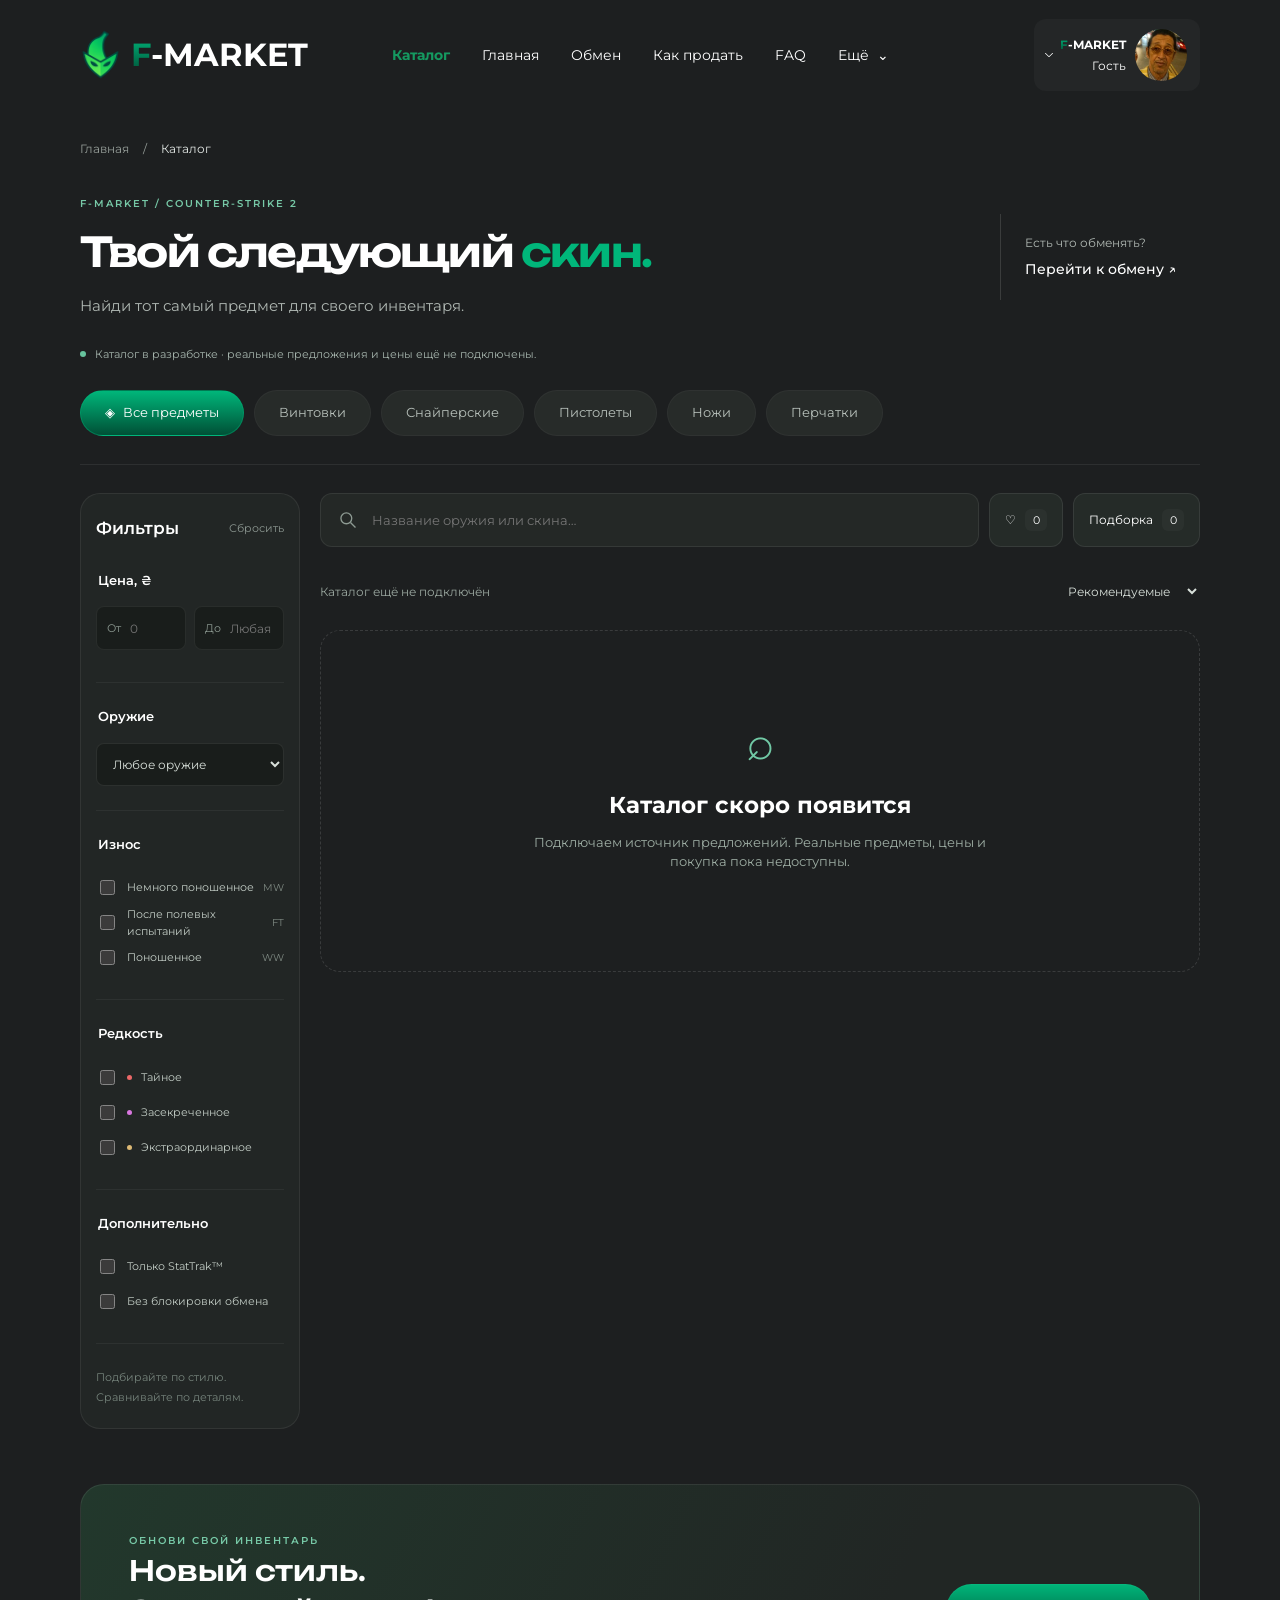
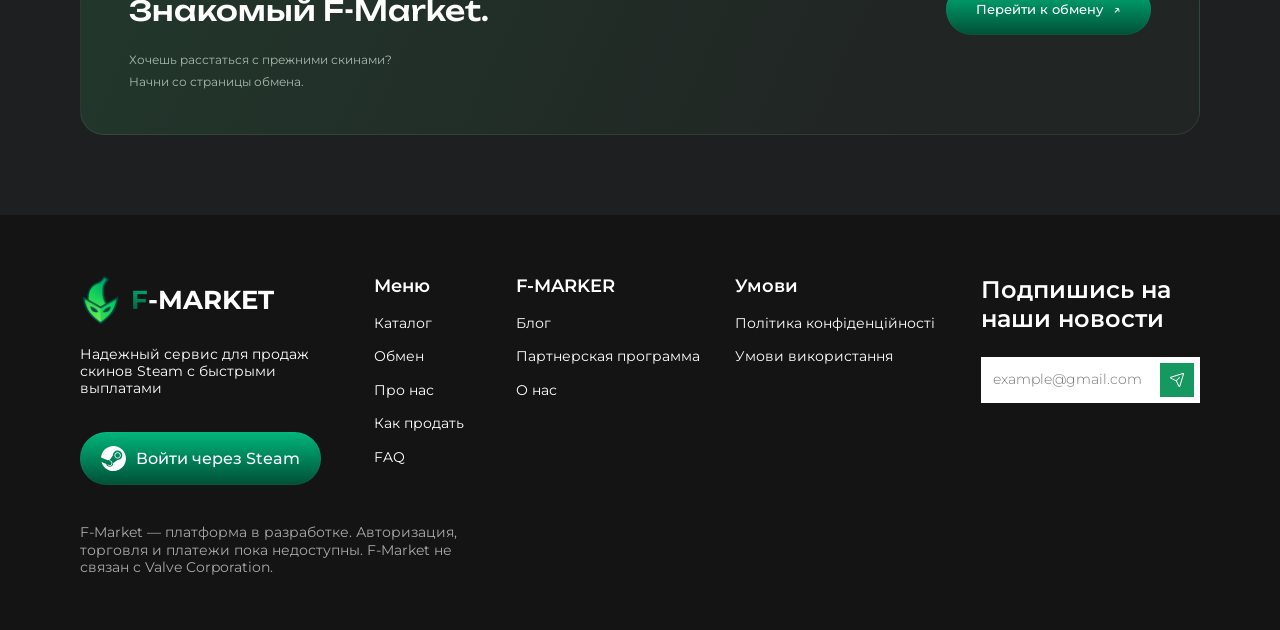
<file: market.html>
<!doctype html>
<html lang="ru">
  <head>
    <meta charset="UTF-8" />
    <meta name="viewport" content="width=device-width, initial-scale=1.0" />
    <meta name="theme-color" content="#1d1f20" />
    <meta
      name="description"
      content="Каталог скинов CS2 в F-Market. Подбор предметов по оружию, износу и цене, избранное и сравнение."
    />
    <title>Каталог скинов CS2 — F-Market</title>
    <link rel="icon" href="./images/58825.png" />
    <link rel="stylesheet" href="./css/fonts.css" />
    <link rel="stylesheet" href="./css/main.css" />
    <link rel="stylesheet" href="./css/navigation-pages.css">
    <link rel="stylesheet" href="./css/market.css">
    <script src="./js/main.js" defer></script>
    <script src="./js/market-preview.js" defer></script>
    <script src="./js/market.js" defer></script>
  </head>
  <body class="market-page" data-menu-breakpoint="440">
    <a class="skip-link" href="#main">Перейти к содержимому</a>
    <div class="wrapper" id="top">
      <header class="header">
        <div class="container header__inner">
          <a class="logo" href="./index.html" aria-label="F-Market — главная">
            <span class="logo__art">
              <img
                src="./images/58825.webp"
                class=""
                alt=""
                width="1024"
                height="1024"
              />
            </span>
            <span> <span class="green-text">F</span>-MARKET</span>
          </a>
          <nav class="nav" id="navigation" aria-label="Основная навигация">
            <div class="nav__intro"><span class="nav__eyebrow">F-MARKET / CS2</span><h2>Твои скины.<br><span>Твои возможности.</span></h2><p>Всё о продаже — в одном месте.</p></div>
            <div class="nav__links"><a class="nav__active" aria-current="page" href="./market.html"><span class="nav__icon" aria-hidden="true">◈</span><span>Каталог<small>Найди свой следующий скин</small></span><span class="nav__arrow" aria-hidden="true">↗</span></a><a href="./index.html"><span class="nav__icon" aria-hidden="true">⌂</span><span>Главная<small>Знакомство с F-Market</small></span><span class="nav__arrow" aria-hidden="true">↗</span></a><a href="./change-page.html"><span class="nav__icon" aria-hidden="true">⇄</span><span>Обмен<small>Выбор предметов и расчёт</small></span><span class="nav__arrow" aria-hidden="true">↗</span></a><a href="./index.html#how"><span class="nav__icon" aria-hidden="true">≋</span><span>Как продать<small>Четыре простых шага</small></span><span class="nav__arrow" aria-hidden="true">↗</span></a><a href="./index.html#faq"><span class="nav__icon" aria-hidden="true">?</span><span>FAQ<small>Вопросы и ответы</small></span><span class="nav__arrow" aria-hidden="true">↗</span></a><details class="nav__future"><summary>Ещё <span aria-hidden="true">⌄</span></summary><div class="nav__future-list"><button type="button" data-info="Инвентарь" data-planned-route="inventory.html"><span>Инвентарь</span><small>Скоро</small></button><button type="button" data-info="Профиль" data-planned-route="profile.html"><span>Профиль</span><small>Скоро</small></button><button type="button" data-info="Баланс" data-planned-route="wallet.html"><span>Баланс</span><small>Скоро</small></button><button type="button" data-info="История сделок" data-planned-route="orders.html"><span>История сделок</span><small>Скоро</small></button><button type="button" data-info="Поддержка" data-planned-route="support.html"><span>Поддержка</span><small>Скоро</small></button></div></details></div>
            <div class="nav__bottom"><button class="button" data-auth><img src="./images/f2a6f.svg" width="24" height="24" alt="">Войти через Steam <span aria-hidden="true">↗</span></button><p>Подключение Steam пока недоступно</p></div>
          </nav>
          <div class="nav-backdrop" aria-hidden="true"></div>
          <div class="header__actions">
            <div class="profile">
              <button
                class="profile__button"
                aria-expanded="false"
                aria-controls="profile-menu"
              >
                <img src="./images/b1a36.svg" class="profile__chevron" alt="" />
                <span class="profile__text">
                  <strong> <span class="green-text">F</span>-MARKET</strong>
                  <span>Гость</span>
                </span>
                <img
                  src="./images/27f30.webp"
                  class="profile__avatar"
                  alt="Аватар профиля"
                  width="52"
                  height="52"
                />
              </button>
              <div class="profile__menu" id="profile-menu" hidden>
                <p>Вы ещё не вошли в аккаунт</p>
                <button data-auth>Войти через Steam</button>
              </div>
            </div>
            <button
              class="menu-toggle"
              aria-expanded="false"
              aria-controls="navigation"
              aria-label="Открыть меню"
            >
              <span> </span>
              <span> </span>
            </button>
          </div>
        </div>
      </header>
      <main id="main">
<section class="market container" aria-labelledby="market-title">
  <nav class="market__breadcrumb" aria-label="Хлебные крошки"><a href="./index.html">Главная</a><span aria-hidden="true">/</span><span aria-current="page">Каталог</span></nav>
  <div class="market__heading"><div><p class="market__eyebrow">F-MARKET / COUNTER-STRIKE 2</p><h1 id="market-title">Твой следующий <span>скин.</span></h1><p class="market__intro">Найди тот самый предмет для своего инвентаря.</p></div><a class="market__sell" href="./change-page.html"><span>Есть что обменять?</span><strong>Перейти к обмену ↗</strong></a></div>
  <div class="market__notice" role="status" id="market-mode"><span class="market__dot"></span><span>Локальный предпросмотр · цены и доступность тестовые. Покупки недоступны.</span></div>
  <div class="market__categories" role="group" aria-label="Категория предметов">
    <button type="button" data-category="all" aria-pressed="true"><span aria-hidden="true">◈</span>Все предметы</button>
    <button type="button" data-category="rifle" aria-pressed="false">Винтовки</button>
    <button type="button" data-category="sniper" aria-pressed="false">Снайперские</button>
    <button type="button" data-category="pistol" aria-pressed="false">Пистолеты</button>
    <button type="button" data-category="knife" aria-pressed="false">Ножи</button>
    <button type="button" data-category="gloves" aria-pressed="false">Перчатки</button>
  </div>
  <div class="market__layout">
    <aside class="market-filters" id="market-filters" aria-labelledby="filters-title">
      <form id="filters-form" novalidate>
        <div class="market-filters__heading"><h2 id="filters-title">Фильтры</h2><button type="button" data-reset>Сбросить</button><button type="button" class="market-filters__close" aria-label="Закрыть фильтры">×</button></div>
        <fieldset><legend>Цена, ₴</legend><div class="market-filters__prices"><label><span>От</span><input id="price-min" name="min" type="number" min="0" max="10000000" step="0.01" placeholder="0" inputmode="decimal"></label><label><span>До</span><input id="price-max" name="max" type="number" min="0" max="10000000" step="0.01" placeholder="Любая" inputmode="decimal"></label></div><p class="market-filters__error" id="price-error" role="status"></p></fieldset>
        <fieldset><legend>Оружие</legend><label class="sr-only" for="weapon-filter">Выберите оружие</label><select id="weapon-filter" name="weapon"><option value="all">Любое оружие</option><option>AK-47</option><option>AWP</option><option>M4A1-S</option><option>USP-S</option><option>Desert Eagle</option><option>Glock-18</option><option>Karambit</option><option>Sport Gloves</option></select></fieldset>
        <fieldset><legend>Износ</legend><label class="market-check"><input name="wear" type="checkbox" value="MW"><span>Немного поношенное</span><small>MW</small></label><label class="market-check"><input name="wear" type="checkbox" value="FT"><span>После полевых испытаний</span><small>FT</small></label><label class="market-check"><input name="wear" type="checkbox" value="WW"><span>Поношенное</span><small>WW</small></label></fieldset>
        <fieldset><legend>Редкость</legend><label class="market-check"><input name="rarity" type="checkbox" value="covert"><i class="rarity-dot rarity-dot--covert"></i><span>Тайное</span></label><label class="market-check"><input name="rarity" type="checkbox" value="classified"><i class="rarity-dot rarity-dot--classified"></i><span>Засекреченное</span></label><label class="market-check"><input name="rarity" type="checkbox" value="extraordinary"><i class="rarity-dot rarity-dot--extraordinary"></i><span>Экстраординарное</span></label></fieldset>
        <fieldset><legend>Дополнительно</legend><label class="market-check"><input name="stattrak" type="checkbox"><span>Только StatTrak™</span></label><label class="market-check"><input name="available" type="checkbox"><span>Без блокировки обмена</span></label></fieldset>
        <p class="market-filters__hint">Подбирайте по стилю.<br>Сравнивайте по деталям.</p>
        <button class="button market-filters__apply" type="button">Показать предметы</button>
      </form>
    </aside>
    <div class="market-results">
      <div class="market-toolbar"><label class="market-search"><svg width="20" height="20" viewBox="0 0 24 24" fill="none" stroke="currentColor" stroke-width="1.6" aria-hidden="true"><circle cx="10" cy="10" r="6.5"/><path d="m15 15 6 6"/></svg><span class="sr-only">Поиск скина</span><input id="market-search" type="search" placeholder="Название оружия или скина…" autocomplete="off"></label><button class="market-icon-button" id="favorites-filter" aria-pressed="false" aria-label="Показать избранное">♡ <span id="favorite-count">0</span></button><button class="market-icon-button" id="cart-open" aria-label="Открыть подборку">Подборка <span id="cart-count">0</span></button></div>
      <div class="market-results__bar"><p id="result-count" role="status">Загружаем предметы…</p><button id="filters-open" type="button" aria-controls="market-filters" aria-expanded="false">☷ Фильтры <span id="filter-count"></span></button><label class="market-sort"><span class="sr-only">Сортировка</span><select id="market-sort"><option value="featured">Рекомендуемые</option><option value="price-asc">Сначала дешевле</option><option value="price-desc">Сначала дороже</option><option value="name">По названию</option><option value="float">По float</option></select></label></div>
      <div class="market-chips" id="market-chips" aria-label="Активные фильтры"></div>
      <div class="market-grid" id="market-grid" aria-busy="true"></div>
      <div class="market-empty" id="market-empty" hidden><span aria-hidden="true">⌕</span><h2 id="empty-title">Ничего не найдено</h2><p id="empty-description">Попробуйте изменить запрос или убрать часть фильтров.</p><button type="button" class="button" data-reset>Сбросить фильтры</button></div>
      <div class="market-pagination" id="market-pagination"><p id="shown-count"></p><button class="market-load" id="load-more" type="button">Показать ещё <span aria-hidden="true">↓</span></button></div>
      <noscript><p class="market__notice">Для поиска и просмотра каталога включите JavaScript. Торговля пока не подключена.</p></noscript>
    </div>
  </div>
  <div class="market-bottom"><div><span class="market__eyebrow">ОБНОВИ СВОЙ ИНВЕНТАРЬ</span><h2>Новый стиль.<br>Знакомый F-Market.</h2><p>Хочешь расстаться с прежними скинами?<br>Начни со страницы обмена.</p></div><a class="button button--pill" href="./change-page.html">Перейти к обмену <span aria-hidden="true">↗</span></a></div>
</section>
<dialog class="market-dialog" id="skin-dialog" aria-labelledby="skin-dialog-title"><button class="market-dialog__close" type="button" aria-label="Закрыть просмотр">×</button><div id="skin-dialog-content"></div></dialog>
<dialog class="market-dialog market-cart" id="cart-dialog" aria-labelledby="cart-title"><button class="market-dialog__close" type="button" aria-label="Закрыть подборку">×</button><p class="market__eyebrow">ТВОЙ ВЫБОР</p><h2 id="cart-title">Подборка предметов</h2><p class="market-cart__note">Локальная подборка для сравнения. Предметы не резервируются.</p><div id="cart-items"></div><div class="market-cart__total"><span>Тестовая сумма</span><strong id="cart-total">0 ₴</strong></div><button type="button" id="checkout-preview" class="button">Проверить возможность покупки</button><p id="checkout-status" role="status"></p></dialog>
<p class="market-toast" id="market-toast" role="status"></p>

</main>
      <footer class="footer">
        <div class="container">
          <div class="footer__grid">
            <div class="footer__brand">
              <a class="logo" href="./index.html" aria-label="F-Market — главная">
                <span class="logo__art">
                  <img
                    src="./images/58825.webp"
                    class=""
                    alt=""
                    width="1024"
                    height="1024"
                  />
                </span>
                <span> <span class="green-text">F</span>-MARKET</span>
              </a>
              <p>
                Надежный сервис для продаж скинов Steam с быстрыми выплатами
              </p>
              <button class="button button--pill" data-auth>
                <img src="./images/f2a6f.svg" class="steam-icon" alt="" />
                <span>Войти через Steam</span>
              </button>
            </div>
            <div class="footer__links">
              <h2>Меню</h2>
              <a href="./market.html">Каталог</a>
              <a href="./change-page.html">Обмен</a>
              <a href="./index.html#about">Про нас</a>
              <a href="./index.html#how">Как продать</a>
              <a href="./index.html#faq">FAQ</a>
            </div>
            <div class="footer__links">
              <h2>F-MARKER</h2>
              <button data-info="Блог">Блог</button>
              <button data-info="Партнерская программа">
                Партнерская программа
              </button>
              <a href="./index.html#about">О нас</a>
            </div>
            <div class="footer__links">
              <h2>Умови</h2>
              <button data-info="Політика конфіденційності" lang="uk">
                Політика конфіденційності
              </button>
              <button data-info="Умови використання" lang="uk">
                Умови використання
              </button>
            </div>
            <div class="newsletter">
              <h2>Подпишись на наши новости</h2>
              <form class="newsletter__form">
                <label class="sr-only" for="newsletter-email">Ваш email</label>
                <input
                  id="newsletter-email"
                  type="email"
                  name="email"
                  placeholder="example@gmail.com"
                  autocomplete="email"
                  required
                />
                <button aria-label="Подписаться">
                  <img src="./images/929ec.svg" class="" alt="" />
                </button>
              </form>
              <p class="newsletter__status" role="status"></p>
            </div>
          </div>
          <p class="footer__legal">
            F-Market — платформа в разработке. Авторизация, торговля и платежи пока недоступны. F-Market не связан с Valve Corporation.
          </p>
        </div>
      </footer>
    </div>
    <dialog class="dialog" id="info-dialog" aria-labelledby="dialog-title">
      <button class="dialog__close" aria-label="Закрыть">×</button>
      <h2 id="dialog-title"></h2>
      <p id="dialog-description"></p>
      <button class="button dialog__ok">Понятно</button>
    </dialog>
  </body>
</html>
</file>
<file: css/fonts.css>
@font-face {
  font-family: 'Montserrat';
  font-style: normal;
  font-weight: 300;
  font-display: swap;
  src: url(../fonts/font-1.ttf) format('truetype');
}
@font-face {
  font-family: 'Montserrat';
  font-style: normal;
  font-weight: 400;
  font-display: swap;
  src: url(../fonts/font-2.ttf) format('truetype');
}
@font-face {
  font-family: 'Montserrat';
  font-style: normal;
  font-weight: 500;
  font-display: swap;
  src: url(../fonts/font-3.ttf) format('truetype');
}
@font-face {
  font-family: 'Montserrat';
  font-style: normal;
  font-weight: 600;
  font-display: swap;
  src: url(../fonts/font-4.ttf) format('truetype');
}
@font-face {
  font-family: 'Montserrat';
  font-style: normal;
  font-weight: 700;
  font-display: swap;
  src: url(../fonts/font-5.ttf) format('truetype');
}
@font-face {
  font-family: 'Unbounded';
  font-style: normal;
  font-weight: 500;
  font-display: swap;
  src: url(../fonts/font-6.ttf) format('truetype');
}
@font-face {
  font-family: 'Unbounded';
  font-style: normal;
  font-weight: 600;
  font-display: swap;
  src: url(../fonts/font-7.ttf) format('truetype');
}
@font-face {
  font-family: 'Unbounded';
  font-style: normal;
  font-weight: 700;
  font-display: swap;
  src: url(../fonts/font-8.ttf) format('truetype');
}
</file>
<file: css/main.css>
*,
*::before,
*::after {
  -webkit-box-sizing: border-box;
          box-sizing: border-box;
}

html {
  -webkit-text-size-adjust: 100%;
  -moz-text-size-adjust: 100%;
   -ms-text-size-adjust: 100%;
       text-size-adjust: 100%;
}

body {
  min-height: 100vh;
  margin: 0;
  line-height: 1.5;
}

h1,
h2,
h3,
h4,
h5,
h6,
p,
figure,
blockquote,
dl,
dd {
  margin: 0;
}

ul,
ol {
  margin: 0;
  padding: 0;
}

button,
input,
textarea,
select {
  font: inherit;
}

button {
  cursor: pointer;
}

textarea {
  resize: vertical;
}

img,
picture,
video,
canvas,
svg {
  display: block;
  max-width: 100%;
}

img,
video {
  height: auto;
}

table {
  border-collapse: collapse;
  border-spacing: 0;
}

.input-reset {
  border: none;
  outline: none;
  padding: 0;
  margin: 0;
}

.btn-reset {
  border: none;
  outline: none;
  padding: 0;
  margin: 0;
  background: none;
}

.list-reset {
  list-style: none;
  padding: 0;
  margin: 0;
}

body {
  padding: 0;
  margin: 0;
}

.flex {
  display: -webkit-box;
  display: -ms-flexbox;
  display: flex;
}

.grid {
  display: -ms-grid;
  display: grid;
}
:root {
  color-scheme:dark;
  --bg:#1d1f20;
  --green:#00b67a;
  --muted:#c3c5c4;
  --ease:cubic-bezier(.22,1,.36,1);
  --gradient:linear-gradient(180deg,#00b67a,#005036)
}
html {
  scroll-behavior:smooth;
  scroll-padding-top:110px
}
body {
  font-family:'Montserrat',sans-serif;
  background:var(--bg);
  color:#fff;
  font-size:16px;
  line-height:1.5
}
button,input {
  font:inherit
}
button,a {
  -webkit-tap-highlight-color:transparent
}
button {
  color:inherit
}
a {
  color:inherit;
  text-decoration:none
}
button {
  border:0
}
button:disabled {
  cursor:default
}
a,button,input {
  outline-offset:5px
}
a:focus-visible,button:focus-visible,input:focus-visible,summary:focus-visible {
  outline:2px solid #37e5a3
}
button {
  cursor:pointer
}
img {
  user-select:none
}
.wrapper {
  overflow:hidden
}
.container {
  width:87.5%;
  max-width:1680px;
  margin-inline:auto
}
.green-text {
  background:var(--gradient);
  background-clip:text;
  -webkit-text-fill-color:transparent
}
.sr-only {
  position:absolute;
  width:1px;
  height:1px;
  overflow:hidden;
  clip-path:inset(50%);
  white-space:nowrap
}
.skip-link {
  position:fixed;
  z-index:100;
  left:20px;
  top:10px;
  padding:12px;
  background:#006d49;
  transform:translateY(-160%)
}
.skip-link:focus {
  transform:none
}
.button {
  display:inline-flex;
  align-items:center;
  justify-content:center;
  gap:10px;
  min-height:51px;
  padding:14px 30px;
  border-radius:12px;
  background:var(--gradient);
  font-weight:500;
  line-height:1.3;
  position:relative;
  isolation:isolate;
  transition:transform .4s var(--ease),box-shadow .4s var(--ease),filter .4s;
  box-shadow:0 0 0 1px #ffffff08 inset
}
.button:hover {
  transform:translateY(-3px);
  box-shadow:0 10px 32px #00b67a22;
  filter:brightness(1.12)
}
.button:active {
  transform:translateY(0)
}
.button--pill {
  border-radius:100px
}
.button--square {
  border-radius:4px;
  min-width:240px;
  font-size:18px
}
.steam-icon {
  flex:none
}
.header {
  position:relative;
  z-index:10;
  padding:19px 0
}
.header__inner {
  display:flex;
  align-items:center;
  justify-content:space-between;
  min-height:71px;
  gap:32px
}
.logo {
  display:inline-flex;
  align-items:center;
  gap:10px;
  font-size:32px;
  font-weight:700;
  line-height:1.2;
  white-space:nowrap
}
.logo__art {
  display:block;
  position:relative;
  width:41px;
  height:50px;
  overflow:hidden;
  flex:none
}
.logo__art img {
  position:absolute;
  width:146.7%;
  height:121.33%;
  max-width:none;
  left:-23.35%;
  top:-10.66%
}
.nav {
  display:flex;
  gap:40px;
  align-items:center;
  position:absolute;
  left:50%;
  transform:translateX(-50%);
  font-size:14px
}
.nav a {
  position:relative;
  transition:color .25s
}
.nav a:after {
  content:'';
  position:absolute;
  bottom:-8px;
  left:0;
  width:100%;
  height:1px;
  background:var(--green);
  transform:scaleX(0);
  transform-origin:left;
  transition:transform .4s var(--ease)
}
.nav a:hover {
  color:var(--green)
}
.nav a:hover:after {
  transform:scaleX(1)
}
.nav__active {
  color:#159960;
  font-weight:700
}
.header__actions {
  display:flex;
  align-items:center;
  gap:16px
}
.profile {
  position:relative
}
.profile__button {
  background:#ffffff08;
  border-radius:12px;
  padding:10px 13px;
  display:flex;
  gap:9px;
  align-items:center;
  min-height:71px
}
.profile__text {
  display:flex;
  flex-direction:column;
  align-items:flex-end;
  font-size:12px;
  gap:3px
}
.profile__avatar {
  width:52px;
  height:52px;
  border-radius:50%;
  object-fit:cover
}
.profile__chevron {
  transform:rotate(90deg);
  transition:transform .3s
}
.profile__button[aria-expanded=true] .profile__chevron {
  transform:rotate(-90deg)
}
.profile__menu {
  position:absolute;
  right:0;
  top:calc(100% + 12px);
  width:220px;
  border:1px solid #ffffff1a;
  border-radius:14px;
  padding:18px;
  background:#282b2a;
  box-shadow:0 20px 50px #0005;
  font-size:13px
}
.profile__menu p {
  color:var(--muted);
  margin-bottom:10px
}
.profile__menu button {
  padding:0;
  background:none;
  color:var(--green)
}
.menu-toggle {
  display:none
}
.hero {
  position:relative;
  padding-top:29px
}
.hero__inner {
  position:relative
}
.hero__copy {
  text-align:center;
  position:relative;
  z-index:1
}
.trust {
  display:flex;
  align-items:center;
  flex-direction:column;
  gap:12px
}
.trust p {
  font-size:12px;
  font-weight:500
}
.hero h1 {
  font-size:clamp(30px,3.2292vw,62px);
  font-weight:700;
  line-height:1.226;
  max-width:1080px;
  margin:20px auto 34px;
  text-shadow:0 4px 16px #0004
}
.hero__cta {
  font-family:'Unbounded',sans-serif;
  font-size:16px;
  min-width:276px;
  min-height:53px
}
.hero__art {
  width:min(68.63%,1153px);
  margin:14px auto 0;
  position:relative;
  animation:hero-arrive 1.3s var(--ease) both
}
.hero__glow {
  position:absolute;
  left:50%;
  top:-829px;
  width:2448px;
  height:2448px;
  transform:translateX(-50%);
  pointer-events:none
}
.hero__glow img {
  max-width:none
}
.payments {
  display:flex;
  align-items:center;
  justify-content:space-between;
  gap:20px;
  margin-top:58px
}
.payments img {
  width:5.84%;
  height:auto;
  object-fit:contain;
  opacity:.9;
  transition:opacity .3s
}
.payments img:hover {
  opacity:1
}
.section-title {
  font-family:'Unbounded',sans-serif;
  font-weight:600;
  font-size:clamp(30px,3.2292vw,62px);
  line-height:1.25;
  text-align:center
}
.how {
  margin-top:100px
}
.steps {
  list-style:none;
  display:grid;
  grid-template-columns:repeat(4,minmax(0,1fr));
  gap:34px;
  margin-top:60px
}
.step {
  position:relative;
  text-align:center;
  padding:0 15px
}
.step__number {
  position:absolute;
  left:0;
  top:7px;
  display:grid;
  place-items:center;
  width:33px;
  height:33px;
  border-radius:50%;
  background:linear-gradient(#159960,#073320);
  font-weight:600
}
.step__visual {
  height:159px;
  display:flex;
  align-items:flex-end;
  justify-content:center;
  margin-bottom:12px
}
.step__crop {
  position:relative;
  overflow:hidden;
  flex:none
}
.step__crop img {
  position:absolute;
  max-width:none
}
.step__crop--1 {
  width:260px;
  height:103px;
  margin-bottom:8px
}
.step__crop--1 img {
  width:112.53%;
  height:188.24%;
  left:0;
  top:-40.63%
}
.step__crop--2 {
  width:204px;
  height:128px
}
.step__crop--2 img {
  width:111.63%;
  height:118.52%;
  left:-1.6%;
  top:-9.49%
}
.step__crop--3 {
  width:174px;
  height:133px
}
.step__crop--3 img {
  width:132.3%;
  height:114.93%;
  left:0;
  top:-8.53%
}
.step__crop--4 {
  width:153px;
  height:159px
}
.step__crop--4 img {
  width:100%;
  height:144.77%;
  left:0;
  top:-16.59%
}
.step h3 {
  font-weight:600;
  font-size:20px;
  line-height:1.2;
  margin-bottom:12px
}
.step p {
  font-size:16px;
  line-height:1.25;
  max-width:325px;
  margin:auto
}
.stats {
  display:grid;
  grid-template-columns:1fr 1fr;
  gap:20px;
  margin-top:226px
}
.stats__column {
  display:flex;
  flex-direction:column;
  gap:20px
}
.stat {
  position:relative;
  background:#ffffff14;
  border-radius:24px;
  container-type:inline-size;
  transition:background .4s var(--ease)
}
.stat:hover {
  background:#ffffff1b
}
.stat--sold,.stat--years {
  aspect-ratio:830/621
}
.stat--rating,.stat--reviews {
  aspect-ratio:830/740
}
.stat--years,.stat--reviews {
  overflow:hidden
}
.stat__copy {
  position:absolute;
  left:5.3%;
  top:2.7%
}
.stat__value {
  font-size:8.675cqw;
  line-height:1.468;
  font-weight:700;
  white-space:nowrap
}
.stat h2 {
  font-size:2.89cqw;
  line-height:1.468;
  font-weight:500;
  margin-top:.72cqw
}
.stat__arrow {
  position:absolute;
  right:5.3%;
  top:11.75%;
  width:80px;
  height:80px;
  transform:scale(1);
  transform-origin:right top;
  transition:translate .4s var(--ease)
}
.stat__arrow:hover {
  translate:3px -3px
}
.stat--sold .stat__copy {
  top:69.24%
}
.stat--sold .stat__arrow {
  top:80%
}
.stat__sold-image {
  position:absolute;
  left:18.8%;
  top:-19.97%;
  width:62.53%;
  aspect-ratio:519/490;
  overflow:hidden
}
.stat__sold-image img {
  position:absolute;
  max-width:none;
  width:110.53%;
  height:117.19%;
  left:-5.68%;
  top:-4.69%
}
.stat__rating-image {
  position:absolute;
  width:84.58%;
  aspect-ratio:702/415;
  left:5.3%;
  top:39.46%;
  overflow:hidden;
  border-radius:12px;
  transform:scaleX(-1)
}
.stat__rating-image img {
  position:absolute;
  width:110.8%;
  height:188.17%;
  left:-5.4%;
  top:-43.49%;
  max-width:none
}
.stat__reviews-image {
  position:absolute;
  width:90.19%;
  height:93.43%;
  left:-1.31%;
  top:26.88%;
  display:flex;
  align-items:center;
  justify-content:center
}
.stat__reviews-image>div {
  width:83.93%;
  aspect-ratio:628.294/547.461;
  position:relative;
  overflow:hidden;
  transform:rotate(165deg) scaleY(-1);
  flex:none
}
.stat__reviews-image img {
  position:absolute;
  max-width:none;
  width:113.45%;
  height:130.2%;
  left:-4.97%;
  top:-13.76%
}
.stat__years-image {
  position:absolute;
  width:53.735%;
  left:24.22%;
  top:36.55%
}
.showcase {
  position:relative;
  aspect-ratio:1680/726.53;
  margin-top:219px
}
.showcase__screen {
  position:absolute;
  width:60.77%;
  aspect-ratio:1021/653;
  right:2.62%;
  top:0;
  border-radius:24px;
  box-shadow:0 4px 32px 3px #0004;
  display:grid;
  place-items:center;
  overflow:hidden
}
.showcase__screen-image {
  position:absolute;
  inset:0;
  overflow:hidden;
  border-radius:inherit
}
.showcase__screen-image img {
  position:absolute;
  max-width:none;
  width:190.19%;
  height:219.97%;
  left:-25.76%;
  top:-48.99%
}
.showcase__login {
  position:relative;
  text-align:center;
  z-index:2
}
.showcase__login h2 {
  font-size:clamp(16px,1.25vw,24px);
  font-weight:600;
  line-height:1.2
}
.showcase__login p {
  font-size:14px;
  margin:12px 0 30px
}
.showcase__characters {
  position:absolute;
  left:16.31%;
  top:47.21%;
  width:32.98%;
  z-index:3
}
.showcase__ring {
  position:absolute;
  filter:blur(20px);
  transform:rotate(172.21deg)
}
.showcase__ring--one {
  width:19.93%;
  left:6.5%;
  top:48.5%
}
.showcase__ring--two {
  width:9.47%;
  left:2.68%;
  top:46%
}
.showcase__glow {
  position:absolute;
  width:1194px;
  height:1194px;
  left:31.6%;
  top:-41.6%;
  pointer-events:none
}
.showcase__glow img {
  max-width:none
}
.features {
  position:relative;
  margin-top:100px
}
.features__inner {
  max-width:1306px;
  position:relative;
  z-index:1
}
.feature {
  display:grid;
  grid-template-columns:1fr 1fr;
  align-items:center;
  gap:70px;
  min-height:432px
}
.feature+.feature {
  margin-top:60px
}
.feature h2 {
  font-family:'Unbounded',sans-serif;
  font-size:clamp(28px,2.7083vw,52px);
  font-weight:700;
  line-height:1.25;
  text-transform:uppercase
}
.feature p {
  font-size:16px;
  font-weight:300;
  line-height:1.25;
  margin:24px 0 30px;
  max-width:445px
}
.feature--right .feature__copy {
  text-align:right
}
.feature--right h2 {
  max-width:592px;
  margin-left:auto
}
.feature:last-child h2 {
  max-width:525px;
  margin-left:auto
}
.feature--right p {
  margin-left:auto
}
.feature__visual {
  position:relative;
  overflow:hidden
}
.feature__visual--cash {
  aspect-ratio:615/401
}
.feature__visual--cash img {
  position:absolute;
  max-width:none;
  width:107.44%;
  height:165.1%;
  left:-4.58%;
  top:-30.79%
}
.feature__visual--fees {
  width:80.65%;
  margin-left:auto;
  aspect-ratio:496/488
}
.feature__visual--fees img {
  position:absolute;
  max-width:none;
  width:112.7%;
  height:114.55%;
  left:0;
  top:-3.89%
}
.feature__visual--prices {
  width:80.65%;
  margin-right:auto
}
.features__ring {
  position:absolute;
  max-width:none;
  filter:blur(20px);
  pointer-events:none
}
.features__ring--left {
  width:828px;
  left:-550px;
  top:-60px;
  transform:rotate(-45deg)
}
.features__ring--right {
  width:970px;
  right:-560px;
  top:530px;
  transform:rotate(135deg)
}
.register {
  margin-top:100px
}
.register__inner {
  position:relative;
  isolation:isolate;
  border-radius:32px;
  min-height:523px;
  display:flex;
  align-items:center;
  padding:60px 7.08%;
  background:var(--gradient);
  overflow:hidden;
  gap:30px
}
.register__texture {
  position:absolute;
  inset:0;
  z-index:-1;
  opacity:.5;
  overflow:hidden
}
.register__texture img {
  position:absolute;
  width:100%;
  height:180.69%;
  top:-9.75%;
  object-fit:cover;
  max-width:none
}
.register__copy {
  position:relative;
  z-index:1;
  flex:1
}
.register h2 {
  font-size:clamp(30px,3.2292vw,62px);
  font-weight:700;
  line-height:1.226;
  margin-bottom:37px
}
.register .button {
  font-size:24px;
  padding:18px 32px
}
.register__art {
  width:26.21%;
  flex:none
}
.faq {
  margin-top:100px;
  margin-bottom:100px
}
.faq__list {
  margin-top:80px
}
.faq__item {
  position:relative;
  margin-top:24px;
  padding-bottom:24px
}
.faq__item:first-child {
  margin-top:0
}
.faq summary {
  display:flex;
  align-items:center;
  justify-content:space-between;
  gap:30px;
  min-height:64px;
  cursor:pointer;
  list-style:none;
  font-size:24px;
  letter-spacing:-.25px;
  transition:color .3s
}
.faq summary::-webkit-details-marker {
  display:none
}
.faq summary:hover {
  color:#3ddb9f
}
.faq__icon {
  position:relative;
  flex:none;
  width:37px;
  height:37px;
  display:grid;
  place-items:center
}
.faq__icon img {
  position:absolute;
  inset:0
}
.faq__icon>span {
  position:relative;
  line-height:17px;
  font-size:24px;
  transition:transform .35s var(--ease)
}
.faq__item[open] .faq__icon>span {
  transform:rotate(45deg)
}
.faq__answer {
  max-width:900px;
  color:var(--muted);
  padding:16px 65px 8px 0;
  font-size:16px;
  line-height:1.7;
  animation:answer-in .35s var(--ease)
}
.faq__line {
  position:absolute;
  bottom:0;
  left:0;
  width:100%;
  height:1px;
  overflow:hidden
}
.faq__line img {
  max-width:none
}
.footer {
  background:#141414;
  padding:60px 0 54px
}
.footer__grid {
  display:grid;
  grid-template-columns:1.9fr .65fr 1fr 1.3fr 1.25fr;
  gap:40px;
  align-items:start
}
.footer__brand>p {
  max-width:236px;
  font-size:14px;
  line-height:1.22;
  margin:14px 0 35px
}
.footer__brand .button {
  padding-inline:21px;
  white-space:nowrap
}
.footer__links {
  display:flex;
  flex-direction:column;
  align-items:flex-start;
  gap:16px;
  font-size:14px;
  line-height:1.25
}
.footer__links h2 {
  font-size:18px;
  line-height:1.25;
  font-weight:600;
  margin-bottom:1px
}
.footer__links button {
  padding:0;
  text-align:left;
  background:none
}
.footer__links a,.footer__links button {
  transition:color .3s
}
.footer__links a:hover,.footer__links button:hover {
  color:var(--green)
}
.newsletter h2 {
  font-size:28px;
  line-height:1.22;
  font-weight:600;
  max-width:260px;
  margin-bottom:23px
}
.newsletter__form {
  display:flex;
  background:#fff;
  padding:6px;
  align-items:center;
  gap:6px;
  max-width:310px
}
.newsletter__form input {
  color:#000;
  background:#fff;
  min-width:0;
  width:100%;
  font-size:14px;
  font-weight:300;
  border:0;
  padding:5px 6px
}
.newsletter__form button {
  padding:0;
  background:none;
  flex:none
}
.newsletter__status {
  font-size:12px;
  line-height:1.5;
  margin-top:10px;
  color:var(--muted)
}
.footer__legal {
  font-size:14px;
  line-height:1.22;
  opacity:.63;
  max-width:405px;
  margin-top:39px
}
.dialog {
  border:1px solid #ffffff20;
  background:#252a28;
  color:#fff;
  border-radius:24px;
  padding:40px;
  width:min(480px,calc(100% - 32px));
  box-shadow:0 30px 100px #0008
}
.dialog::backdrop {
  background:#070d0bbf;
  backdrop-filter:blur(8px)
}
.dialog h2 {
  font-size:24px;
  margin-bottom:16px;
  line-height:1.3;
  padding-right:14px
}
.dialog p {
  color:var(--muted);
  margin-bottom:26px
}
.dialog__close {
  position:absolute;
  right:16px;
  top:10px;
  background:none;
  font-size:30px;
  width:32px;
  height:40px
}
.dialog[open] {
  animation:answer-in .3s var(--ease)
}
@keyframes hero-arrive {
  from {
    opacity:0;
    transform:translateY(20px)
  }
  to {
    opacity:1;
    transform:none
  }
}
@keyframes answer-in {
  from {
    opacity:0;
    transform:translateY(8px)
  }
  to {
    opacity:1;
    transform:none
  }
}
.motion .reveal {
  opacity:0;
  transform:translateY(24px);
  transition:opacity .85s var(--ease),transform .85s var(--ease)
}
.motion .reveal.is-visible {
  opacity:1;
  transform:none
}
.step:nth-child(2) {
  transition-delay:70ms
}
.step:nth-child(3) {
  transition-delay:140ms
}
.step:nth-child(4) {
  transition-delay:210ms
}
@media(min-width:1920px) {
  .hero__art {
    margin-top:14px
  }
  .hero__glow {
    top:-829px
  }
  .feature--left {
    min-height:488px
  }
  .feature:last-child {
    min-height:488px
  }
}
@media(max-width:1600px) {
  .footer__grid {
    gap:28px;
    grid-template-columns:1.4fr .6fr 1fr 1.15fr 1.15fr
  }
  .footer .logo {
    font-size:26px
  }
  .newsletter h2 {
    font-size:24px
  }
  .stat__arrow {
    transform:scale(.75)
  }
  .steps {
    gap:22px
  }
  .step {
    padding:0 4px
  }
  .step h3 {
    font-size:17px
  }
  .step p {
    font-size:14px
  }
  .hero__art {
    width:72%
  }
  .stats {
    margin-top:180px
  }
  .showcase {
    margin-top:160px
  }
  .register__inner {
    min-height:430px
  }
  .feature {
    gap:50px;
    min-height:380px
  }
  .feature+.feature {
    margin-top:40px
  }
  .feature h2 {
    font-size:clamp(28px,2.7083vw,52px)
  }
}
@media(max-width:1200px) {
  .container {
    width:90%
  }
  .nav {
    gap:24px
  }
  .logo {
    font-size:27px
  }
  .profile__text {
    display:none
  }
  .profile__button {
    min-height:58px;
    padding:8px
  }
  .profile__avatar {
    width:42px;
    height:42px
  }
  .hero {
    padding-top:24px
  }
  .hero h1 {
    font-size:42px
  }
  .hero__art {
    width:84%;
    margin-top:26px
  }
  .hero__glow {
    top:-930px
  }
  .payments {
    gap:15px;
    margin-top:38px;
    flex-wrap:wrap;
    justify-content:center
  }
  .payments img {
    width:calc((100% - 150px)/12);
    min-width:55px
  }
  .how {
    margin-top:80px
  }
  .steps {
    grid-template-columns:repeat(2,1fr);
    gap:40px 60px
  }
  .step h3 {
    font-size:20px
  }
  .step p {
    font-size:16px
  }
  .step__number {
    left:10px
  }
  .stats {
    margin-top:160px
  }
  .stat__arrow {
    transform:scale(.55)
  }
  .showcase {
    margin-top:130px
  }
  .showcase__screen {
    width:70%;
    right:0
  }
  .showcase__login p {
    font-size:12px;
    margin:10px 0 18px
  }
  .showcase__characters {
    left:4%;
    width:40%;
    top:53%
  }
  .features {
    margin-top:90px
  }
  .feature {
    gap:35px;
    min-height:340px
  }
  .feature h2 {
    font-size:30px
  }
  .feature p {
    font-size:14px
  }
  .register__inner {
    min-height:350px;
    padding:50px 6%;
    border-radius:24px
  }
  .register h2 {
    font-size:36px
  }
  .register .button {
    font-size:18px
  }
  .faq summary {
    font-size:20px
  }
  .faq__list {
    margin-top:50px
  }
  .footer__grid {
    grid-template-columns:1.4fr 1fr 1fr;
    gap:40px
  }
  .newsletter {
    grid-column:2/4;
    grid-row:2
  }
  .newsletter h2 {
    max-width:none
  }
  .newsletter__form {
    max-width:400px
  }
  .footer__legal {
    margin-top:40px
  }
}
@media(max-width:850px) {
  html {
    scroll-padding-top:24px
  }
  .container {
    width:calc(100% - 40px)
  }
  .header {
    padding:14px 0
  }
  .header__inner {
    min-height:50px;
    gap:10px
  }
  .logo {
    font-size:23px;
    gap:7px
  }
  .logo__art {
    width:32px;
    height:39px
  }
  .header__actions {
    gap:10px
  }
  .profile__button {
    min-height:44px;
    padding:6px
  }
  .profile__avatar {
    width:32px;
    height:32px
  }
  .profile__chevron {
    display:none
  }
  .menu-toggle {
    display:flex;
    flex-direction:column;
    justify-content:center;
    gap:6px;
    width:40px;
    height:44px;
    background:#ffffff08;
    border-radius:10px;
    padding:10px
  }
  .menu-toggle span {
    height:1px;
    width:20px;
    background:#fff;
    transition:transform .3s
  }
  .menu-toggle[aria-expanded=true] span:first-child {
    transform:translateY(3.5px) rotate(45deg)
  }
  .menu-toggle[aria-expanded=true] span:last-child {
    transform:translateY(-3.5px) rotate(-45deg)
  }
  .nav {
    display:none;
    position:absolute;
    left:20px;
    right:20px;
    top:76px;
    transform:none;
    background:#282d2b;
    border:1px solid #ffffff17;
    border-radius:16px;
    padding:24px;
    box-shadow:0 20px 50px #0005;
    flex-direction:column;
    align-items:stretch;
    gap:24px;
    font-size:16px
  }
  .nav.is-open {
    display:flex;
    animation:answer-in .25s var(--ease)
  }
  .hero {
    padding-top:30px
  }
  .hero h1 {
    font-size:clamp(25px,5.8vw,40px);
    line-height:1.25;
    margin:26px -2px 28px
  }
  .hero h1 br {
    display:none
  }
  .trust {
    gap:10px
  }
  .hero__cta {
    font-size:13px;
    min-width:246px;
    min-height:50px
  }
  .hero__art {
    width:112%;
    max-width:none;
    margin-left:-6%;
    margin-top:35px
  }
  .hero__glow {
    transform:translateX(-50%) scale(.55);
    transform-origin:center;
    top:-1030px
  }
  .payments {
    display:grid;
    grid-template-columns:repeat(6,minmax(0,1fr));
    gap:18px 12px;
    margin-top:35px
  }
  .payments img {
    width:100%;
    min-width:0
  }
  .section-title {
    font-size:32px
  }
  .how {
    margin-top:70px
  }
  .steps {
    margin-top:35px;
    gap:35px 24px
  }
  .step__number {
    width:27px;
    height:27px;
    font-size:13px;
    left:0;
    top:0
  }
  .step__visual {
    height:135px;
    margin-bottom:10px
  }
  .step__crop {
    transform:scale(.7);
    transform-origin:center bottom
  }
  .step__crop--1 {
    margin-bottom:8px
  }
  .step h3 {
    font-size:16px;
    line-height:1.35;
    min-height:44px
  }
  .step p {
    font-size:13px;
    line-height:1.5
  }
  .stats {
    margin-top:120px;
    gap:12px
  }
  .stats__column {
    gap:12px
  }
  .stat {
    border-radius:16px
  }
  .stat__arrow {
    transform:scale(.35);
    right:5.3%;
    top:9%
  }
  .stat h2 {
    font-size:3.4cqw
  }
  .stat__value {
    font-size:9.2cqw
  }
  .stat__copy {
    top:4%
  }
  .stat--sold .stat__copy {
    top:68%
  }
  .stat--sold .stat__arrow {
    top:75%
  }
  .showcase {
    margin-top:80px;
    aspect-ratio:auto;
    min-height:380px
  }
  .showcase__screen {
    position:relative;
    width:100%;
    right:auto;
    aspect-ratio:1021/653;
    border-radius:16px
  }
  .showcase__login h2 {
    font-size:17px;
    max-width:240px;
    margin:auto
  }
  .showcase__login p {
    font-size:11px;
    max-width:240px;
    margin:10px auto 16px
  }
  .showcase__login .button {
    font-size:13px;
    min-height:44px;
    padding:10px 20px
  }
  .showcase__characters {
    width:55%;
    top:auto;
    bottom:0;
    left:0;
    transform:translateY(10%)
  }
  .showcase__ring--one {
    top:auto;
    bottom:0;
    left:-4%;
    width:30%
  }
  .showcase__ring--two {
    top:auto;
    bottom:80px;
    left:-10%;
    width:18%
  }
  .showcase__glow {
    left:50%;
    top:50%;
    transform:translate(-50%,-50%) scale(.5)
  }
  .features {
    margin-top:70px
  }
  .feature {
    display:flex;
    flex-direction:column;
    gap:25px;
    min-height:0
  }
  .feature+.feature {
    margin-top:70px
  }
  .feature__copy,.feature--right .feature__copy {
    text-align:center;
    order:1
  }
  .feature h2 {
    font-size:clamp(25px,5.5vw,36px);
    max-width:550px;
    margin:auto
  }
  .feature p {
    font-size:14px;
    line-height:1.55;
    margin:20px auto 24px;
    max-width:420px
  }
  .feature__visual {
    order:0;
    max-width:430px
  }
  .feature__visual--cash {
    width:100%
  }
  .feature__visual--fees,.feature__visual--prices {
    width:85%;
    margin:auto
  }
  .button--square {
    font-size:16px;
    min-width:220px
  }
  .features__ring--left {
    width:500px;
    left:-370px;
    top:50px;
    opacity:.6
  }
  .features__ring--right {
    width:550px;
    right:-420px;
    top:800px;
    opacity:.6
  }
  .register {
    margin-top:75px
  }
  .register__inner {
    padding:36px 24px 24px;
    flex-direction:column;
    gap:20px;
    min-height:0;
    text-align:center;
    border-radius:20px
  }
  .register h2 {
    font-size:28px;
    margin-bottom:25px
  }
  .register h2 br {
    display:none
  }
  .register__art {
    width:65%;
    max-width:270px
  }
  .register__texture img {
    object-fit:cover;
    height:100%;
    width:auto;
    max-width:none;
    top:0;
    left:50%;
    transform:translateX(-50%)
  }
  .faq {
    margin-top:70px;
    margin-bottom:70px
  }
  .faq__list {
    margin-top:35px
  }
  .faq summary {
    font-size:16px;
    line-height:1.5;
    gap:18px;
    min-height:50px
  }
  .faq__item {
    margin-top:16px;
    padding-bottom:16px
  }
  .faq__answer {
    font-size:14px;
    padding:16px 10px 5px 0
  }
  .footer {
    padding:40px 0
  }
  .footer__grid {
    grid-template-columns:1fr 1fr;
    gap:36px 24px
  }
  .footer__brand {
    grid-column:1/-1
  }
  .footer__brand>p {
    max-width:330px;
    margin-bottom:22px
  }
  .footer .logo {
    font-size:27px
  }
  .footer__links {
    font-size:13px;
    gap:15px
  }
  .footer__links h2 {
    font-size:16px
  }
  .newsletter {
    grid-column:1/-1;
    grid-row:auto
  }
  .newsletter h2 {
    font-size:24px;
    max-width:280px
  }
  .newsletter__form {
    max-width:none
  }
  .footer__legal {
    font-size:12px;
    line-height:1.5;
    margin-top:32px
  }
  .dialog {
    padding:35px 24px 24px
  }
}
@media(max-width:440px) {
  .container {
    width:calc(100% - 32px)
  }
  .logo {
    font-size:20px
  }
  .header__actions {
    gap:7px
  }
  .hero h1 {
    font-size:25px
  }
  .steps {
    grid-template-columns:1fr;
    gap:32px
  }
  .step {
    max-width:290px;
    margin:auto
  }
  .step__visual {
    height:150px
  }
  .step__crop {
    transform:scale(.9)
  }
  .step h3 {
    min-height:0;
    font-size:18px
  }
  .step p {
    font-size:14px
  }
  .stats {
    grid-template-columns:1fr;
    gap:16px
  }
  .stats__column {
    gap:16px
  }
  .stat__arrow {
    transform:scale(.5)
  }
  .stat__value {
    font-size:9.2cqw
  }
  .showcase {
    min-height:335px
  }
  .section-title {
    font-size:29px
  }
  .register h2 {
    font-size:24px
  }
}
@media(prefers-reduced-motion:reduce) {
  html {
    scroll-behavior:auto
  }
  *,*::before,*::after {
    animation:none!important;
    transition:none!important
  }
  .motion .reveal {
    opacity:1;
    transform:none
  }
  .button:hover {
    transform:none
  }
}

/* Responsive navigation: shared desktop links, animated mobile panel. */
.nav__links { display:flex; align-items:center; gap:32px; }
.nav__intro,.nav__bottom,.nav__icon,.nav__arrow,.nav small,.nav-backdrop { display:none; }
@media(max-width:1200px) and (min-width:851px) { .nav__links { gap:18px; } .nav { font-size:12px; } }
@media(max-width:850px) {
  html.menu-open,html.menu-open body { overflow:hidden; }
  .header { z-index:30; }
  .menu-toggle { position:relative; z-index:34; width:46px; height:46px; padding:13px; border:1px solid #ffffff16; transition:background .25s,border-color .25s; }
  .menu-toggle[aria-expanded=true] { background:#00b67a20; border-color:#00b67a70; }
  .nav-backdrop { display:block; position:fixed; inset:76px 0 0; z-index:31; background:#080d0caa; backdrop-filter:blur(8px); opacity:0; visibility:hidden; transition:opacity .3s,visibility .3s; }
  .nav-backdrop.is-visible { opacity:1; visibility:visible; }
  .nav { display:flex; position:fixed; z-index:32; top:84px; left:12px; right:12px; max-height:calc(100dvh - 100px); max-width:480px; margin-left:auto; padding:24px; gap:22px; overflow-y:auto; overscroll-behavior:contain; background:linear-gradient(145deg,#26352e 0%,#202624 45%,#1c211f 100%); border:1px solid #ffffff20; border-radius:24px; box-shadow:0 24px 80px #0008; opacity:0; visibility:hidden; transform:translateY(-12px) scale(.98); transform-origin:top right; transition:opacity .28s,transform .38s var(--ease),visibility .38s; }
  .nav.is-open { opacity:1; visibility:visible; transform:none; animation:none; }
  .nav__intro { display:block; padding:0 4px; }
  .nav__eyebrow { color:#71d7ad; font-size:10px; letter-spacing:2px; font-weight:600; }
  .nav__intro h2 { margin:12px 0 8px; font-size:26px; line-height:1.25; letter-spacing:-.7px; }
  .nav__intro h2 span { color:#69dcae; }
  .nav__intro p,.nav__bottom p { font-size:11px; color:#a9b9b1; }
  .nav__links { display:grid; gap:8px; align-items:stretch; }
  .nav__links a { display:flex; align-items:center; gap:12px; min-height:68px; padding:12px; border:1px solid #ffffff0c; border-radius:14px; background:#ffffff04; font-size:14px; font-weight:600; opacity:0; transform:translateY(10px); transition:background .2s,border-color .2s,opacity .3s,transform .4s var(--ease); }
  .nav.is-open .nav__links a { opacity:1; transform:none; }
  .nav.is-open .nav__links a:nth-child(2) { transition-delay:35ms; }
  .nav.is-open .nav__links a:nth-child(3) { transition-delay:70ms; }
  .nav.is-open .nav__links a:nth-child(4) { transition-delay:105ms; }
  .nav__links a:hover { background:#00b67a14; border-color:#00b67a50; color:#fff; }
  .nav__links a:after { display:none; }
  .nav__links .nav__active { color:#fff; background:#00b67a14; border-color:#00b67a35; }
  .nav__icon { display:grid; place-items:center; width:36px; height:36px; flex:none; border-radius:10px; background:#ffffff08; color:#63d6a7; font-size:23px; font-weight:400; }
  .nav small { display:block; margin-top:4px; color:#a9b9b1; font-size:10px; font-weight:400; }
  .nav__arrow { display:block; margin-left:auto; color:#86a194; font-size:20px; }
  .nav__bottom { display:block; border-top:1px solid #ffffff0d; padding-top:18px; }
  .nav__bottom .button { width:100%; min-height:52px; font-size:13px; }
  .nav__bottom .button>span { margin-left:auto; }
  .nav__bottom p { text-align:center; margin-top:10px; font-size:10px; }
}
@media(max-width:360px) { .nav { padding:18px; gap:16px; } .nav__intro h2 { font-size:23px; } .nav__links a { gap:9px; padding:10px; } }
@media(prefers-reduced-motion:reduce) { .nav,.nav__links a,.nav-backdrop { transition:none; } }
</file>
<file: css/navigation-pages.css>
/* Navigation shared by the existing home and exchange pages. Plain CSS-compatible SCSS. */
.nav__future { position:relative; white-space:nowrap; }
.nav__future summary { cursor:pointer; list-style:none; display:flex; gap:8px; align-items:center; min-height:40px; }
.nav__future summary::-webkit-details-marker { display:none; }
.nav__future summary:focus-visible { outline:2px solid #37e5a3; outline-offset:4px; }
.nav__future-list { position:absolute; right:0; top:calc(100% + 10px); min-width:230px; padding:8px; background:#252b28; border:1px solid #ffffff20; border-radius:14px; box-shadow:0 15px 40px #0007; z-index:40; }
.nav__future-list button { display:flex; width:100%; align-items:center; justify-content:space-between; gap:24px; padding:12px; border-radius:8px; background:none; text-align:left; font-size:13px; }
.nav__future-list button:hover { background:#00b67a18; }
.nav__future-list small { display:inline; color:#91a99d; font-size:10px; font-weight:400; }
@media (max-width:850px) {
 .nav__future summary { min-height:48px; padding:12px; font-size:14px; }
 .nav__future-list { position:static; margin-top:4px; min-width:0; box-shadow:none; }
}
</file>
<file: css/change-page.css>
/* Figma 89:306. Desktop reference: 1920px, container: 1680px.
   Phone layout is intentionally limited to <=440px. */
.exchange-page main { position:relative; isolation:isolate; }
.exchange-page main::before,.exchange-page main::after { content:''; position:absolute; z-index:-1; pointer-events:none; width:900px; height:900px; background:url('../images/f5cbd.webp') center/contain no-repeat; filter:blur(24px); }
.exchange-page main::before { left:calc(50% - 1430px); top:340px; transform:rotate(-45deg); }
.exchange-page main::after { right:calc(50% - 1450px); top:1390px; transform:rotate(135deg); }
.exchange { padding-top:27px; }
.exchange__top { display:flex; align-items:flex-start; justify-content:space-between; gap:24px; }
.exchange__preview { color:#95a49c; font-size:11px; padding:7px 12px; border:1px solid #ffffff12; border-radius:30px; }
.trade-link { width:645px; max-width:100%; }
.trade-link>label { display:block; font-size:20px; font-weight:500; line-height:24px; margin-bottom:14px; }
.trade-link__field { display:flex; gap:5px; }
.trade-link input { min-width:0; width:100%; height:38px; padding:0 10px; border:1px solid transparent; border-radius:3px; color:#ddd; background:#171a19; font-size:14px; }
.trade-link input::placeholder { color:#858986; }
.trade-link input[aria-invalid=true],.payout__email input[aria-invalid=true] { border-color:#f08080; }
.trade-link__field button { display:grid; place-items:center; width:38px; height:38px; flex:none; border-radius:4px; background:linear-gradient(#159960,#0c6245); color:#fff; }
.field-status { font-size:12px; color:#b8c8bf; line-height:1.5; }
.field-status:empty { display:none; }
.field-status:not(:empty) { margin-top:8px; }
.field-status.is-error { color:#ffb3ad; }
.exchange__toolbar { display:flex; justify-content:space-between; align-items:center; gap:18px; width:calc((100% - 20px)/2); margin-top:48px; min-height:41px; }
.exchange__games,.exchange__actions { display:flex; align-items:center; gap:14px; }
.exchange__games { gap:24px; }
.search-toggle { width:38px; height:38px; display:grid; place-items:center; border-radius:3px; background:#151817; color:#b7bcb8; flex:none; }
.game-switch { display:flex; gap:10px; align-items:center; padding:0; background:none; color:#f1f1f1; font-size:22px; font-weight:500; white-space:nowrap; }
.switch-track { display:block; position:relative; width:46px; height:26px; border-radius:20px; background:#121715; flex:none; }
.switch-track::after { content:''; position:absolute; top:2px; left:3px; width:22px; height:22px; border-radius:50%; background:#363a38; transition:transform .22s,background .22s; }
.game-switch[aria-pressed=true] .switch-track::after,.payout__consent input:checked+.switch-track::after { transform:translateX(18px); background:linear-gradient(#159960,#006b48); }
.filter-button { display:flex; align-items:center; justify-content:center; gap:8px; padding:10px 18px; min-height:41px; border-radius:30px; background:#303332; color:#fff; font-size:14px; font-weight:500; white-space:nowrap; transition:background .2s; }
.filter-button:hover { background:#414943; }
.filter-button:disabled { opacity:.45; }
.inventory-search { width:calc((100% - 20px)/2); margin-top:22px; }
.inventory-search input { width:100%; padding:13px 16px; background:#252a27; color:#fff; border:1px solid #ffffff20; border-radius:10px; }
.inventory-search span { display:block; color:var(--muted); margin-top:6px; font-size:12px; }
.exchange__layout { display:grid; grid-template-columns:repeat(2,minmax(0,1fr)); gap:20px; margin-top:34px; align-items:start; }
.inventory__grid { display:grid; grid-template-columns:repeat(3,minmax(0,1fr)); gap:20px; }
.skin-card { min-width:0; padding:14px; border:1px solid #ffffff30; border-radius:24px; background:linear-gradient(135deg,#ffffff06,transparent 50%); box-shadow:inset 1px 1px 4px #ffffff12,0 4px 16px #0002; opacity:.3; transition:opacity .22s,border-color .22s; }
.skin-card.is-selected,.skin-card:hover,.skin-card:focus-within { opacity:1; }
.skin-card.is-selected { border-color:#ffffff60; }
.skin-card__image { display:grid; place-items:center; aspect-ratio:233/165; border-radius:12px; background:#272a29; overflow:hidden; }
.skin-card__image img { width:83.26%; height:auto; max-width:none; object-fit:contain; }
.skin-card__info { display:flex; align-items:center; justify-content:space-between; gap:6px; margin:18px 0 20px; font-size:14px; line-height:20px; }
.skin-card__info h2 { font-size:inherit; font-weight:400; white-space:nowrap; }
.skin-card__price { color:#00b67a; font-weight:600; white-space:nowrap; }
.skin-card__select { display:block; width:100%; min-height:52px; border-radius:30px; background:var(--gradient); font-size:16px; font-weight:500; color:#fff; padding:10px 5px; }
.skin-card__select:hover { filter:brightness(1.15); }
.inventory__empty { padding:80px 30px; text-align:center; border:1px solid #ffffff16; border-radius:24px; }
.inventory__empty>span { display:block; font-size:48px; color:var(--green); }
.inventory__empty h2 { font-size:22px; margin:14px 0; }
.inventory__empty p { color:var(--muted); margin-bottom:24px; }
.payout { min-width:0; min-height:1312px; padding:43px 28px 28px; border:1px solid #ffffff42; border-radius:24px; background:linear-gradient(135deg,#ffffff04,transparent 65%); box-shadow:inset 1px 1px 5px #ffffff14,0 4px 20px #0002; display:flex; flex-direction:column; }
.payout__total { display:flex; align-items:center; justify-content:space-between; gap:20px; min-height:156px; padding:28px; background:#272a29; border-radius:12px; }
.payout__total>span { font-size:32px; font-weight:500; }
.payout__total output { font-size:52px; font-weight:600; line-height:1.2; letter-spacing:-1.5px; overflow-wrap:anywhere; text-align:right; }
.payout__caption { font-size:16px; color:#666b68; margin-top:10px; }
.payout__notice { display:flex; gap:14px; align-items:flex-start; margin-top:17px; padding:18px 18px; min-height:99px; background:#00000014; border-radius:12px; }
.payout__notice-icon { width:38px; height:38px; border-radius:50%; background:#fff; color:#1d1f20; display:grid; place-items:center; flex:none; }
.payout__notice p { font-size:20px; line-height:1.45; color:#d2d4d2; }
.payout fieldset { padding:0; border:0; min-width:0; }
.payout__methods { display:grid; grid-template-columns:repeat(4,minmax(0,1fr)); gap:24px; margin:34px 0 0; }
.payment-method { position:relative; display:block; min-width:0; cursor:pointer; }
.payment-method input,.payout__currency input,.payout__consent input { position:absolute; width:1px; height:1px; opacity:0; }
.payment-method__tile { display:grid; place-items:center; height:118px; border-radius:12px; border:1px solid #ffffff20; box-shadow:inset 1px 1px 4px #ffffff10; opacity:.22; transition:opacity .2s,background .2s; }
.payment-method img { width:100px; height:60px; object-fit:cover; }
.payment-method input:checked+.payment-method__tile { opacity:1; border-color:#ffffff5c; background:linear-gradient(135deg,#ffffff06,#0002); }
.payment-method:hover .payment-method__tile { opacity:.8; }
.payment-method input:focus-visible+.payment-method__tile,.payout__currency input:focus-visible+span,.payout__consent input:focus-visible+.switch-track { outline:2px solid #37e5a3; outline-offset:4px; }
.payout__currency { display:flex; gap:14px; margin:34px 0 0; }
.payout__currency label { position:relative; cursor:pointer; }
.payout__currency span { display:block; padding:3px 10px; border-radius:3px; font-size:14px; font-weight:600; background:#333635; }
.payout__currency input:checked+span { background:linear-gradient(#159960,#006b48); }
.payout__email { margin-top:32px; }
.payout__email label { display:block; font-size:14px; font-weight:600; margin-bottom:10px; }
.payout__email input { width:260px; max-width:100%; height:46px; padding:0 16px; border:1px solid #ddd; border-radius:30px; background:#fff; color:#222; font-size:14px; }
.payout__email input::placeholder { color:#8b8b8b; }
.payout__breakdown { display:grid; gap:14px; margin:32px 0 0; font-size:14px; line-height:20px; }
.payout__breakdown>div { display:flex; justify-content:space-between; gap:14px; }
.payout__breakdown dt { font-weight:600; }
.payout__breakdown dd { text-align:right; }
.payout__breakdown>div:last-child dt { color:#009461; }
.payout__breakdown>div:last-child dd { font-weight:600; }
.payout__consent { position:relative; display:flex; align-items:center; justify-content:space-between; gap:30px; margin:30px 0; font-size:18px; line-height:1.6; cursor:pointer; }
.payout__consent>span:first-child { max-width:510px; }
.payout__submit { min-height:82px; margin-top:auto; width:100%; padding:18px; background:linear-gradient(#159960,#126a4b); color:#fff; font-size:24px; font-weight:600; border-radius:5px; transition:filter .2s; }
.payout__submit:hover { filter:brightness(1.15); }
.payout__submit:disabled { opacity:.5; }
.exchange__mobile-total { display:none; }
.exchange-page .faq { margin-top:100px; margin-bottom:100px; }
.exchange-page .faq__list { margin-top:80px; }
.exchange-page .faq__line { background:#ffffff32; }
.exchange-page .faq__line img { display:none; }
.exchange-page .faq__item { padding-bottom:24px; margin-top:24px; }
.exchange-page .faq summary { min-height:64px; }
.exchange-page .section-title { font-family:'Unbounded',sans-serif; font-size:62px; font-weight:700; }
@media (min-width:1441px) { .exchange-page .footer__grid { grid-template-columns:2.2fr .5fr .9fr 1.85fr 1.25fr; } }
@media (min-width:441px) and (max-width:1440px) {
  .exchange__toolbar { width:100%; max-width:830px; }
  .skin-card { padding:10px; border-radius:18px; }
  .skin-card__info { flex-wrap:wrap; margin:12px 0; font-size:12px; }
  .skin-card__select { font-size:12px; min-height:42px; }
  .inventory__grid { gap:14px; }
  .exchange__layout { gap:18px; }
  .payout { min-height:0; padding:24px; }
  .payout__total { min-height:118px; padding:20px; }
  .payout__total>span { font-size:25px; }
  .payout__total output { font-size:36px; }
  .payout__notice { padding:0; margin-top:24px; min-height:0; }
  .payout__notice p { font-size:15px; }
  .payout__methods { margin-top:28px; gap:14px; }
  .payment-method__tile { height:88px; }
  .payment-method img { width:80px; }
  .payout__consent { font-size:15px; }
  .payout__submit { min-height:64px; font-size:20px; }
}
/* Tablets retain a full navigation bar and their own denser grid. */
@media (min-width:441px) and (max-width:1000px) {
  .exchange { padding-top:24px; }
  .exchange__top { flex-wrap:wrap; gap:12px; }
  .exchange__preview { margin-left:auto; }
  .exchange__toolbar { margin-top:24px; }
  .exchange__games { gap:14px; }
  .game-switch { font-size:16px; }
  .filter-button { font-size:12px; padding:10px 12px; }
  .exchange__actions { gap:8px; }
  .exchange__layout { grid-template-columns:minmax(0,1fr) minmax(300px,1fr); }
  .inventory__grid { grid-template-columns:repeat(2,minmax(0,1fr)); }
  .payout { padding:18px; }
  .payout__methods { grid-template-columns:repeat(3,minmax(0,1fr)); gap:12px; }
  .payout__total { padding:14px; min-height:96px; }
  .payout__total>span { font-size:20px; }
  .payout__total output { font-size:28px; }
  .payout__caption { font-size:12px; }
  .payout__notice p { font-size:13px; }
  .payout__notice-icon { width:30px; height:30px; }
  .payout__breakdown { font-size:11px; }
  .payout__consent { font-size:13px; gap:16px; }
  .exchange-page .section-title { font-size:44px; }
}
@media (min-width:441px) and (max-width:700px) {
  .exchange__toolbar { flex-wrap:wrap; gap:18px; }
  .exchange__games { width:100%; justify-content:flex-start; }
  .exchange__actions { margin-left:auto; }
  .exchange__layout { grid-template-columns:1fr; gap:30px; margin-top:24px; }
  .inventory__grid { grid-template-columns:repeat(3,minmax(0,1fr)); }
  .inventory-search { width:100%; }
  .payout { padding:28px; }
  .payout__methods { grid-template-columns:repeat(4,minmax(0,1fr)); }
  .payout__total output { font-size:40px; }
  .exchange-page .faq { margin-top:64px; }
}
@media (max-width:440px) {
  .exchange-page .container { width:calc(100% - 32px); }
  .exchange { padding-top:22px; }
  .exchange__top { flex-direction:column; gap:12px; }
  .trade-link>label { font-size:16px; }
  .trade-link input { height:44px; font-size:11px; }
  .trade-link__field button { width:44px; height:44px; }
  .exchange__preview { font-size:10px; padding:5px 9px; }
  .exchange__toolbar { width:100%; margin-top:24px; flex-direction:column; align-items:stretch; gap:16px; }
  .exchange__games { gap:18px; justify-content:space-between; }
  .search-toggle { width:44px; height:44px; }
  .game-switch { font-size:16px; min-height:44px; gap:8px; }
  .switch-track { width:40px; height:24px; }
  .switch-track::after { width:20px; height:20px; }
  .game-switch[aria-pressed=true] .switch-track::after,.payout__consent input:checked+.switch-track::after { transform:translateX(14px); }
  .exchange__actions { gap:8px; }
  .filter-button { flex:1; min-height:44px; font-size:11px; padding:10px 8px; }
  .filter-button svg { width:18px; }
  .inventory-search { width:100%; }
  .exchange__layout { grid-template-columns:1fr; gap:28px; margin-top:22px; }
  .inventory__grid { grid-template-columns:repeat(2,minmax(0,1fr)); gap:12px; }
  .skin-card { border-radius:16px; padding:10px; opacity:.5; }
  .skin-card__image { border-radius:10px; aspect-ratio:1.3; }
  .skin-card__info { flex-direction:column; align-items:flex-start; gap:5px; font-size:11px; line-height:16px; margin:10px 0; }
  .skin-card__select { font-size:11px; min-height:44px; }
  .payout { padding:18px; min-height:0; border-radius:20px; scroll-margin-top:20px; }
  .payout__total { min-height:100px; padding:16px; gap:10px; }
  .payout__total>span { font-size:20px; }
  .payout__total output { font-size:32px; letter-spacing:-1px; }
  .payout__caption { font-size:12px; margin-top:10px; }
  .payout__notice { padding:0; margin-top:24px; gap:10px; min-height:0; }
  .payout__notice-icon { width:30px; height:30px; }
  .payout__notice p { font-size:12px; line-height:1.6; }
  .payout__methods { margin-top:24px; grid-template-columns:repeat(3,minmax(0,1fr)); gap:10px; }
  .payment-method__tile { height:76px; border-radius:10px; opacity:.45; }
  .payment-method img { width:72px; height:44px; }
  .payout__currency { margin-top:24px; gap:10px; }
  .payout__currency span { display:grid; place-items:center; min-width:52px; min-height:44px; font-size:12px; border-radius:6px; }
  .payout__email { margin-top:24px; }
  .payout__email label { font-size:12px; }
  .payout__email input { width:100%; height:46px; font-size:13px; }
  .payout__breakdown { margin-top:24px; font-size:11px; gap:12px; }
  .payout__consent { margin:24px 0; font-size:12px; gap:16px; min-height:44px; }
  .payout__submit { min-height:54px; font-size:17px; border-radius:8px; }
  .exchange-page main::before { width:500px; height:500px; left:-400px; top:400px; filter:blur(20px); opacity:.6; }
  .exchange-page main::after { width:600px; height:600px; right:-470px; top:1900px; filter:blur(20px); opacity:.6; }
  .exchange-page .faq { margin-top:64px; margin-bottom:64px; }
  .exchange-page .section-title { font-size:36px; }
  .exchange-page .faq__list { margin-top:32px; }
  .exchange-page .faq__item { margin-top:12px; padding-bottom:12px; }
  .exchange-page .faq summary { min-height:54px; font-size:14px; gap:16px; }
  .exchange-page .faq__icon { width:30px; height:30px; }
  .exchange-page .footer { padding-bottom:110px; }
  .exchange__mobile-total { display:flex; position:fixed; bottom:calc(10px + env(safe-area-inset-bottom)); left:16px; right:16px; z-index:15; align-items:center; justify-content:space-between; gap:12px; padding:14px 18px; min-height:54px; background:#124a36f5; border:1px solid #32b17f66; border-radius:14px; box-shadow:0 8px 24px #0005; font-size:12px; backdrop-filter:blur(12px); }
  .exchange__mobile-total>span:nth-child(2) { margin-left:auto; font-size:15px; font-weight:600; }
  .exchange__mobile-total.is-hidden { display:none; }
  html.menu-open .exchange__mobile-total { visibility:hidden; }
}
@media (prefers-reduced-motion:reduce) { .skin-card,.switch-track::after,.payment-method__tile { transition:none; } }

/* Match the Figma geometry while keeping the layout fluid. */
.skin-card { padding-bottom:20px; }
.exchange [hidden] { display:none !important; }
.trade-link__field button { background:none; }
.search-toggle { background:none; }
.payout__notice-icon { background:none; }
.payout__notice-icon img { max-width:none; }
.payout__submit { border-radius:12px; }
.payment-method__tile { overflow:hidden; }
@media (min-width:1441px) { .skin-card { min-height:313px; } .exchange-page .faq__list { margin-top:80px; } }
@media (min-width:441px) and (max-width:850px) {
 .exchange-page .header__inner { flex-wrap:wrap; }
 .exchange-page .menu-toggle,.exchange-page .nav-backdrop { display:none; }
 .exchange-page .nav { display:flex; position:static; order:3; flex-basis:100%; max-width:none; max-height:none; margin:0; padding:12px 0 0; border:0; border-top:1px solid #ffffff12; border-radius:0; box-shadow:none; background:none; opacity:1; visibility:visible; transform:none; overflow:visible; }
 .exchange-page .nav__links { display:flex; flex-wrap:wrap; justify-content:space-between; gap:8px; width:100%; }
 .exchange-page .nav__links a { opacity:1; transform:none; min-height:40px; border:0; padding:6px; background:none; font-size:12px; }
 .exchange-page .nav__intro,.exchange-page .nav__bottom,.exchange-page .nav__icon,.exchange-page .nav__arrow,.exchange-page .nav a small { display:none; }
 .exchange-page .nav__future-list { position:absolute; }
}
@media (max-width:440px) { .skin-card { padding-bottom:10px; } .payout__notice { padding:12px; } .payout__notice-icon { width:38px; height:38px; } }
/* Position the decorative source images using the original Figma bounds. */
@media (min-width:1441px) {
  .exchange-page main::before { width:829px; height:829px; left:calc(50% - 1577px); top:326px; filter:blur(20px); }
  .exchange-page main::after { width:970px; height:970px; right:calc(50% - 1596px); top:1365px; filter:blur(20px); }
}
</file>
<file: css/market.css>
/* Standalone, CSS-compatible SCSS; compile to css/market.css in Prepros. */
.market { padding:30px 0 0; }
.market [hidden],.market-dialog [hidden] { display:none!important; }
.market__breadcrumb { display:flex; gap:14px; color:#969e99; font-size:12px; margin-bottom:38px; }
.market__breadcrumb [aria-current] { color:#e3e8e5; }
.market__heading { display:flex; align-items:center; justify-content:space-between; gap:28px; }
.market__eyebrow { color:#77c9a7; letter-spacing:2px; font-size:10px; font-weight:600; margin-bottom:14px; }
.market h1 { font-family:'Unbounded',sans-serif; font-size:clamp(30px,3.2vw,54px); font-weight:600; line-height:1.3; letter-spacing:-1.8px; }
.market h1 span { color:var(--green); }
.market__intro { margin-top:17px; color:#aeb6b1; font-size:15px; }
.market__sell { display:grid; gap:7px; padding:20px 24px; border-left:1px solid #ffffff21; white-space:nowrap; }
.market__sell span { color:#aeb6b1; font-size:12px; }
.market__sell strong { font-size:14px; font-weight:500; }
.market__sell:hover strong { color:#59dba8; }
.market__notice { display:flex; gap:9px; align-items:center; color:#a6b5ad; font-size:11px; margin:28px 0; }
.market__dot { width:6px; height:6px; flex:none; border-radius:50%; background:#67c39d; }
.market__categories { display:flex; gap:10px; flex-wrap:wrap; padding-bottom:28px; margin-bottom:28px; border-bottom:1px solid #ffffff12; }
.market__categories button { min-height:46px; padding:12px 24px; background:#272b29; color:#b8c1bb; border:1px solid #ffffff09; border-radius:30px; font-size:13px; transition:background .2s,color .2s; }
.market__categories button span { margin-right:8px; }
.market__categories button[aria-pressed=true] { background:var(--gradient); color:#fff; border-color:#00b67a66; }
.market__categories button:hover { color:#fff; background-color:#343b36; }
.market__layout { display:grid; grid-template-columns:250px minmax(0,1fr); gap:28px; align-items:start; }
.market-filters { background:#222625; border:1px solid #ffffff12; border-radius:20px; padding:24px 20px; }
.market-filters__heading { display:flex; justify-content:space-between; align-items:center; gap:10px; margin-bottom:28px; }
.market-filters h2 { font-size:17px; font-weight:600; }
.market-filters__heading>button { background:none; color:#8b9690; font-size:11px; padding:6px 0; }
.market-filters__heading>button:hover { color:#fff; }
.market-filters fieldset { border:0; border-bottom:1px solid #ffffff0d; padding:0 0 24px; margin:0 0 24px; min-width:0; }
.market-filters legend { font-size:13px; font-weight:600; padding-bottom:16px; }
.market-filters__prices { display:flex; gap:8px; }
.market-filters__prices label { width:50%; min-width:0; display:flex; align-items:center; gap:7px; background:#191d1b; border:1px solid #ffffff12; padding:0 10px; border-radius:8px; }
.market-filters__prices span { font-size:11px; color:#8c9991; }
.market-filters input[type=number] { width:100%; min-width:0; height:42px; background:none; color:#fff; border:0; font-size:12px; appearance:textfield; }
.market-filters input::-webkit-inner-spin-button { -webkit-appearance:none; }
.market-filters__error { color:#f1b4a5; font-size:11px; margin-top:8px; }
.market-filters select,.market-sort select { width:100%; background:#191d1b; color:#d8e0da; border:1px solid #ffffff15; border-radius:8px; padding:12px; font:inherit; font-size:12px; }
.market-check { display:flex; align-items:center; gap:9px; min-height:35px; cursor:pointer; font-size:11px; color:#c1cbc4; }
.market-check input { accent-color:var(--green); width:15px; height:15px; flex:none; }
.market-check small { color:#7f8a83; font-size:10px; margin-left:auto; }
.rarity-dot { width:5px; height:5px; border-radius:50%; flex:none; }
.rarity-dot--covert { background:#eb6868; }.rarity-dot--classified { background:#d977df; }.rarity-dot--extraordinary { background:#ddb975; }
.market-filters__hint { color:#75837b; font-size:11px; line-height:1.8; }
.market-filters__apply,.market-filters__close,#filters-open { display:none; }
.market-toolbar { display:flex; gap:10px; }
.market-search { flex:1; min-width:0; display:flex; gap:12px; align-items:center; padding:0 17px; background:#242826; border:1px solid #ffffff14; border-radius:12px; color:#8d9a92; }
.market-search svg { flex:none; }
.market-search input { min-width:0; width:100%; height:52px; border:0; background:none; color:#fff; font-size:13px; }
.market-search:focus-within { border-color:#00b67a; }
.market-search input:focus { outline:none; }
.market-icon-button { min-height:52px; padding:0 15px; background:#252b28; border:1px solid #ffffff15; border-radius:12px; font-size:12px; white-space:nowrap; }
.market-icon-button span { display:inline-grid; place-items:center; min-width:22px; height:22px; margin-left:6px; border-radius:6px; background:#ffffff08; font-size:11px; }
.market-icon-button[aria-pressed=true] { color:#5fe0a9; border-color:#00b67a; }
.market-results__bar { display:flex; align-items:center; justify-content:space-between; gap:12px; margin:24px 0 18px; }
.market-results__bar>p { font-size:12px; color:#9aa79f; }
.market-sort select { background:transparent; border:0; max-width:200px; padding-right:5px; }
.market-sort select option { background:#222625; }
.market-chips { display:flex; flex-wrap:wrap; gap:8px; }
.market-chips:not(:empty) { margin:0 0 18px; }
.market-chips button { padding:7px 10px; color:#b7ddca; border-radius:7px; border:1px solid #00b67a30; background:#00b67a0a; font-size:11px; }
.market-grid { display:grid; grid-template-columns:repeat(4,minmax(0,1fr)); gap:16px; }
.market-card { min-width:0; padding:15px; border-radius:18px; border:1px solid #ffffff14; background:linear-gradient(150deg,#2a2e2c,#222625); position:relative; transition:transform .22s,border-color .22s; }
.market-card:hover { transform:translateY(-3px); border-color:#ffffff35; }
.market-card__top { display:flex; align-items:center; justify-content:space-between; gap:6px; min-height:27px; font-size:10px; color:#9ba89f; }
.market-card__type { color:#e4b273; }
.market-card__favorite { display:grid; place-items:center; width:30px; height:30px; border-radius:50%; background:#ffffff05; font-size:22px; color:#aab7ae; }
.market-card__favorite[aria-pressed=true] { color:#71e3b5; background:#00b67a17; }
.market-card__view { display:block; width:100%; background:transparent; text-align:left; border-radius:8px; }
.market-card__art { display:grid; place-items:center; position:relative; height:150px; margin:2px 0 14px; border-bottom:1px solid #d9727250; background:radial-gradient(ellipse at center,#b1656511,transparent 70%); }
.market-card[data-rarity=classified] .market-card__art { border-color:#d977df55; background:radial-gradient(ellipse at center,#d977df10,transparent 70%); }
.market-card[data-rarity=extraordinary] .market-card__art { border-color:#ddb97555; background:radial-gradient(ellipse at center,#ddb97512,transparent 70%); }
.market-card__art { grid-template-rows:minmax(0,1fr); overflow:hidden; }
.market-card__art img { width:100%; height:100%; min-height:0; max-height:100%; object-fit:contain; transition:transform .3s; }
.market-card:hover .market-card__art img { transform:scale(1.06); }
.market-card__weapon { display:block; color:#9eada3; font-size:11px; margin-bottom:3px; }
.market-card h2 { font-size:16px; font-weight:600; letter-spacing:-.3px; margin-bottom:11px; }
.market-card__wear { display:flex; justify-content:space-between; gap:6px; color:#a4b0a8; font-size:10px; }
.market-card__float { height:3px; border-radius:4px; margin-top:8px; background:linear-gradient(to right,#5ca285 15%,#9aab72 15% 38%,#bd9d64 38% 45%,#a87059 45%); position:relative; opacity:.6; }
.market-card__float::after { content:''; position:absolute; width:2px; height:7px; top:-2px; left:var(--float); background:#fff; }
.market-card__bottom { margin-top:19px; display:flex; align-items:center; justify-content:space-between; gap:8px; }
.market-card__price { font-size:19px; font-weight:600; white-space:nowrap; }
.market-card__price small { display:block; color:#7f9186; font-size:9px; font-weight:400; margin-top:2px; }
.market-card__add { width:39px; height:39px; flex:none; border-radius:12px; background:var(--gradient); font-size:23px; }
.market-card__add[aria-pressed=true] { background:#00b67a22; color:#67deb0; border:1px solid #00b67a55; }
.market-card__availability { margin-top:14px; font-size:9px; color:#8e9c93; }
.market-card__availability::before { content:'•'; color:#58ba92; margin-right:5px; }
.market-card.is-locked .market-card__availability::before { color:#c49b66; }
.market-card__add:disabled { background:#ffffff08; color:#758078; }
.market-empty { text-align:center; padding:75px 20px; border:1px dashed #ffffff20; border-radius:20px; }
.market-empty>span { font-size:48px; color:#71c9a5; }
.market-empty h2 { font-size:23px; margin:10px 0; }.market-empty p { color:#9eaea4; font-size:13px; margin:0 auto 24px; max-width:460px; }
.market-pagination { text-align:center; padding:30px 0; }.market-pagination p { color:#839289; font-size:11px; margin-bottom:15px; }
.market-load { border:1px solid #ffffff1c; border-radius:30px; background:#282d29; min-width:220px; min-height:46px; font-size:12px; }.market-load span { margin-left:35px; }
.market-bottom { display:flex; align-items:center; justify-content:space-between; gap:30px; margin:55px 0 80px; padding:42px 48px; background:linear-gradient(115deg,#22382c,#212624 70%); border:1px solid #ffffff14; border-radius:24px; }
.market-bottom h2 { font-family:'Unbounded',sans-serif; font-weight:500; font-size:28px; line-height:1.45; }.market-bottom p { color:#a8b9ad; font-size:12px; line-height:1.8; margin-top:17px; }
.market-bottom .button { font-size:13px; white-space:nowrap; }
.market-dialog { width:min(600px,calc(100% - 32px)); max-height:calc(100dvh - 32px); margin:auto; padding:32px; background:#222725; color:#fff; border:1px solid #ffffff25; border-radius:24px; overflow:auto; }
.market-dialog::backdrop { background:#080e0bbd; backdrop-filter:blur(7px); }
.market-dialog__close { position:absolute; top:15px; right:15px; width:38px; height:38px; border-radius:50%; background:#ffffff0b; font-size:25px; }
.market-dialog h2 { font-size:25px; margin:6px 30px 20px 0; }
.market-dialog__art { width:100%; height:230px; object-fit:contain; background:radial-gradient(ellipse,#415b4433,transparent 70%); }
.market-dialog dl { margin:20px 0; font-size:13px; }.market-dialog dl>div { display:flex; justify-content:space-between; gap:20px; padding:10px 0; border-bottom:1px solid #ffffff0c; }.market-dialog dt { color:#9aaca0; }.market-dialog dd { text-align:right; }
.market-dialog__note,.market-cart__note { font-size:12px; line-height:1.7; color:#9bad9f; margin-bottom:20px; }
.market-dialog .button { width:100%; font-size:14px; }.market-dialog .button:disabled { opacity:.5; transform:none; }
.market-cart__row { display:flex; align-items:center; gap:12px; border-bottom:1px solid #ffffff15; padding:13px 0; font-size:12px; }.market-cart__row img { width:70px; height:55px; object-fit:contain; }.market-cart__row div { flex:1; }.market-cart__row small { display:block; color:#9dae9f; margin-top:5px; }.market-cart__row button { width:34px; height:34px; border-radius:8px; background:#ffffff08; font-size:22px; }
.market-cart__total { display:flex; justify-content:space-between; gap:16px; margin:25px 0; font-size:14px; }.market-cart__total strong { color:#74d7ac; }.market-cart #checkout-status { font-size:12px; color:#b9cbbf; margin-top:15px; }
.market-toast { position:fixed; z-index:50; left:50%; bottom:24px; transform:translateX(-50%); max-width:calc(100% - 32px); width:max-content; padding:13px 20px; border-radius:12px; color:#e6f9ed; background:#22503a; box-shadow:0 12px 35px #0005; font-size:12px; pointer-events:none; }.market-toast:empty { display:none; }
@media(min-width:441px) and (max-width:850px) {
 .market-page .header__inner { flex-wrap:wrap; }.market-page .menu-toggle,.market-page .nav-backdrop { display:none; }
 .market-page .nav { display:flex; position:static; order:3; flex-basis:100%; max-width:none; max-height:none; margin:0; padding:12px 0 0; border:0; border-top:1px solid #ffffff12; border-radius:0; box-shadow:none; background:none; opacity:1; visibility:visible; transform:none; overflow:visible; }
 .market-page .nav__links { display:flex; flex-wrap:wrap; justify-content:space-between; gap:8px; width:100%; }.market-page .nav__links a { opacity:1; transform:none; min-height:40px; border:0; padding:6px; background:none; font-size:12px; }
 .market-page .nav__intro,.market-page .nav__bottom,.market-page .nav__icon,.market-page .nav__arrow,.market-page .nav a small { display:none; }.market-page .nav__future-list { position:absolute; }
}
@media(max-width:1440px) and (min-width:441px) { .market-grid { grid-template-columns:repeat(3,minmax(0,1fr)); }.market__layout { grid-template-columns:220px minmax(0,1fr); gap:20px; }.market-filters { padding:20px 15px; }.market-card { padding:12px; }.market-card__art { height:130px; }.market-card__price { font-size:17px; } }
@media(max-width:1100px) and (min-width:441px) { .market-grid { grid-template-columns:repeat(2,minmax(0,1fr)); }.market__sell { display:none; }.market-card__art { height:150px; }.market-toolbar { flex-wrap:wrap; }.market-search { flex-basis:100%; }.market-icon-button { min-height:42px; }.market-card h2 { font-size:15px; } }
@media(max-width:760px) and (min-width:441px) { .market__layout { grid-template-columns:1fr; }.market-filters { padding:18px; }.market-filters form { display:grid; grid-template-columns:repeat(2,minmax(0,1fr)); gap:18px; }.market-filters__heading { grid-column:1/-1; margin:0; }.market-filters fieldset { margin:0; padding-bottom:12px; }.market-filters__hint { display:none; }.market__categories button { padding:10px 18px; }.market-bottom { padding:28px; }.market-bottom h2 { font-size:21px; }.market-bottom { flex-wrap:wrap; } }
@media(max-width:440px) {
 .market-page .container { width:calc(100% - 32px); }.market { padding-top:18px; }.market__breadcrumb { margin-bottom:28px; font-size:10px; }.market__eyebrow { font-size:9px; letter-spacing:1.5px; }.market h1 { font-size:30px; letter-spacing:-1px; max-width:350px; }.market__intro { font-size:12px; line-height:1.7; margin-top:13px; }.market__sell { display:none; }.market__notice { font-size:10px; line-height:1.6; align-items:flex-start; margin:22px 0; }.market__dot { margin-top:5px; }
 .market__categories { flex-wrap:nowrap; overflow-x:auto; gap:8px; padding-bottom:16px; margin-bottom:20px; scrollbar-width:thin; }.market__categories button { flex:none; padding:10px 17px; min-height:44px; font-size:11px; }.market__layout { display:block; }
 .market-filters { display:none; }.market-filters.is-modal { display:block; position:fixed; z-index:60; inset:0; width:100%; height:100dvh; border:0; border-radius:0; padding:24px; overflow-y:auto; overscroll-behavior:contain; }.market-filters.is-modal .market-filters__close { display:block; font-size:26px; padding:0; width:44px; height:44px; margin-left:5px; }.market-filters__heading { justify-content:flex-start; }.market-filters__heading h2 { margin-right:auto; }.market-filters__apply { display:block; position:sticky; bottom:0; width:100%; margin-top:18px; box-shadow:0 -8px 20px #222625; }.market-check { font-size:13px; min-height:42px; }.market-filters legend { font-size:14px; }html.filters-open,html.filters-open body { overflow:hidden; }
 .market-toolbar { flex-wrap:wrap; gap:8px; }.market-search { flex-basis:100%; padding:0 12px; }.market-search input { height:48px; font-size:12px; }.market-icon-button { min-height:44px; font-size:11px; }.market-icon-button:last-child { flex:1; }.market-results__bar { flex-wrap:wrap; gap:12px; margin-top:20px; }.market-results__bar>p { flex-basis:100%; font-size:11px; }#filters-open { display:block; background:#2d3430; border:1px solid #ffffff18; border-radius:8px; padding:10px 14px; min-height:44px; font-size:12px; }.market-sort { margin-left:auto; }.market-sort select { font-size:11px; max-width:180px; min-height:44px; }
 .market-grid { grid-template-columns:repeat(2,minmax(0,1fr)); gap:10px; }.market-card { padding:10px; border-radius:14px; }.market-card__top { font-size:9px; }.market-card__favorite { width:34px; height:34px; }.market-card__art { height:105px; margin:0 0 10px; }.market-card__weapon { font-size:10px; }.market-card h2 { font-size:14px; margin-bottom:10px; }.market-card__wear { font-size:9px; }.market-card__bottom { flex-wrap:wrap; margin-top:14px; gap:10px; }.market-card__price { font-size:16px; }.market-card__add { width:100%; height:40px; border-radius:9px; font-size:20px; }.market-card__availability { font-size:8px; min-height:24px; }.market-card__view { min-height:170px; }.market-pagination { padding:24px 0; }.market-bottom { padding:26px; margin:30px 0 48px; flex-direction:column; align-items:flex-start; gap:24px; }.market-bottom h2 { font-size:22px; }.market-bottom .button { width:100%; font-size:12px; }
 .market-dialog { padding:24px 18px; border-radius:18px; }.market-dialog h2 { font-size:21px; }.market-dialog__art { height:180px; }.market-dialog dl { font-size:11px; }.market-cart__row { gap:8px; font-size:11px; }.market-cart__row img { width:45px; }.market-cart__total { font-size:12px; }
}
@media(prefers-reduced-motion:reduce) { .market-card,.market-card__art img,.market__categories button { transition:none; }.market-card:hover,.market-card:hover .market-card__art img { transform:none; } }
</file>
